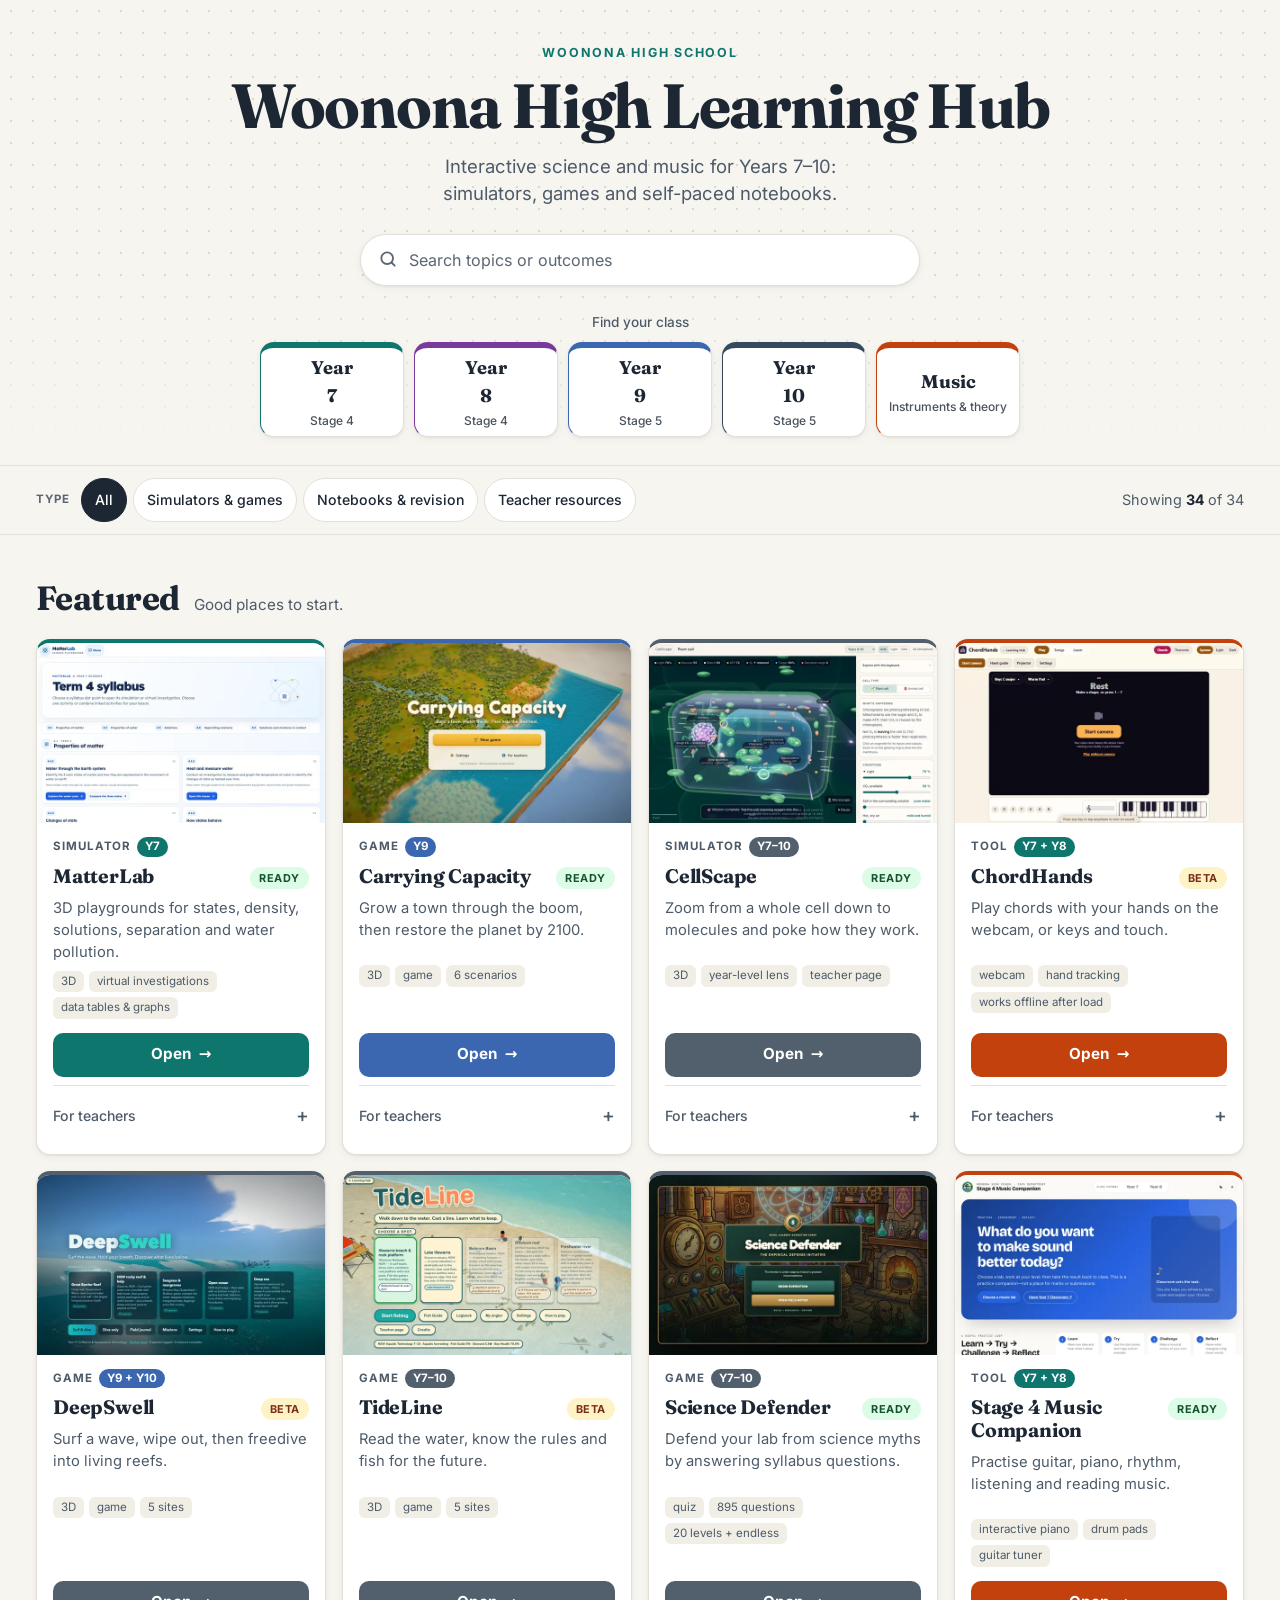
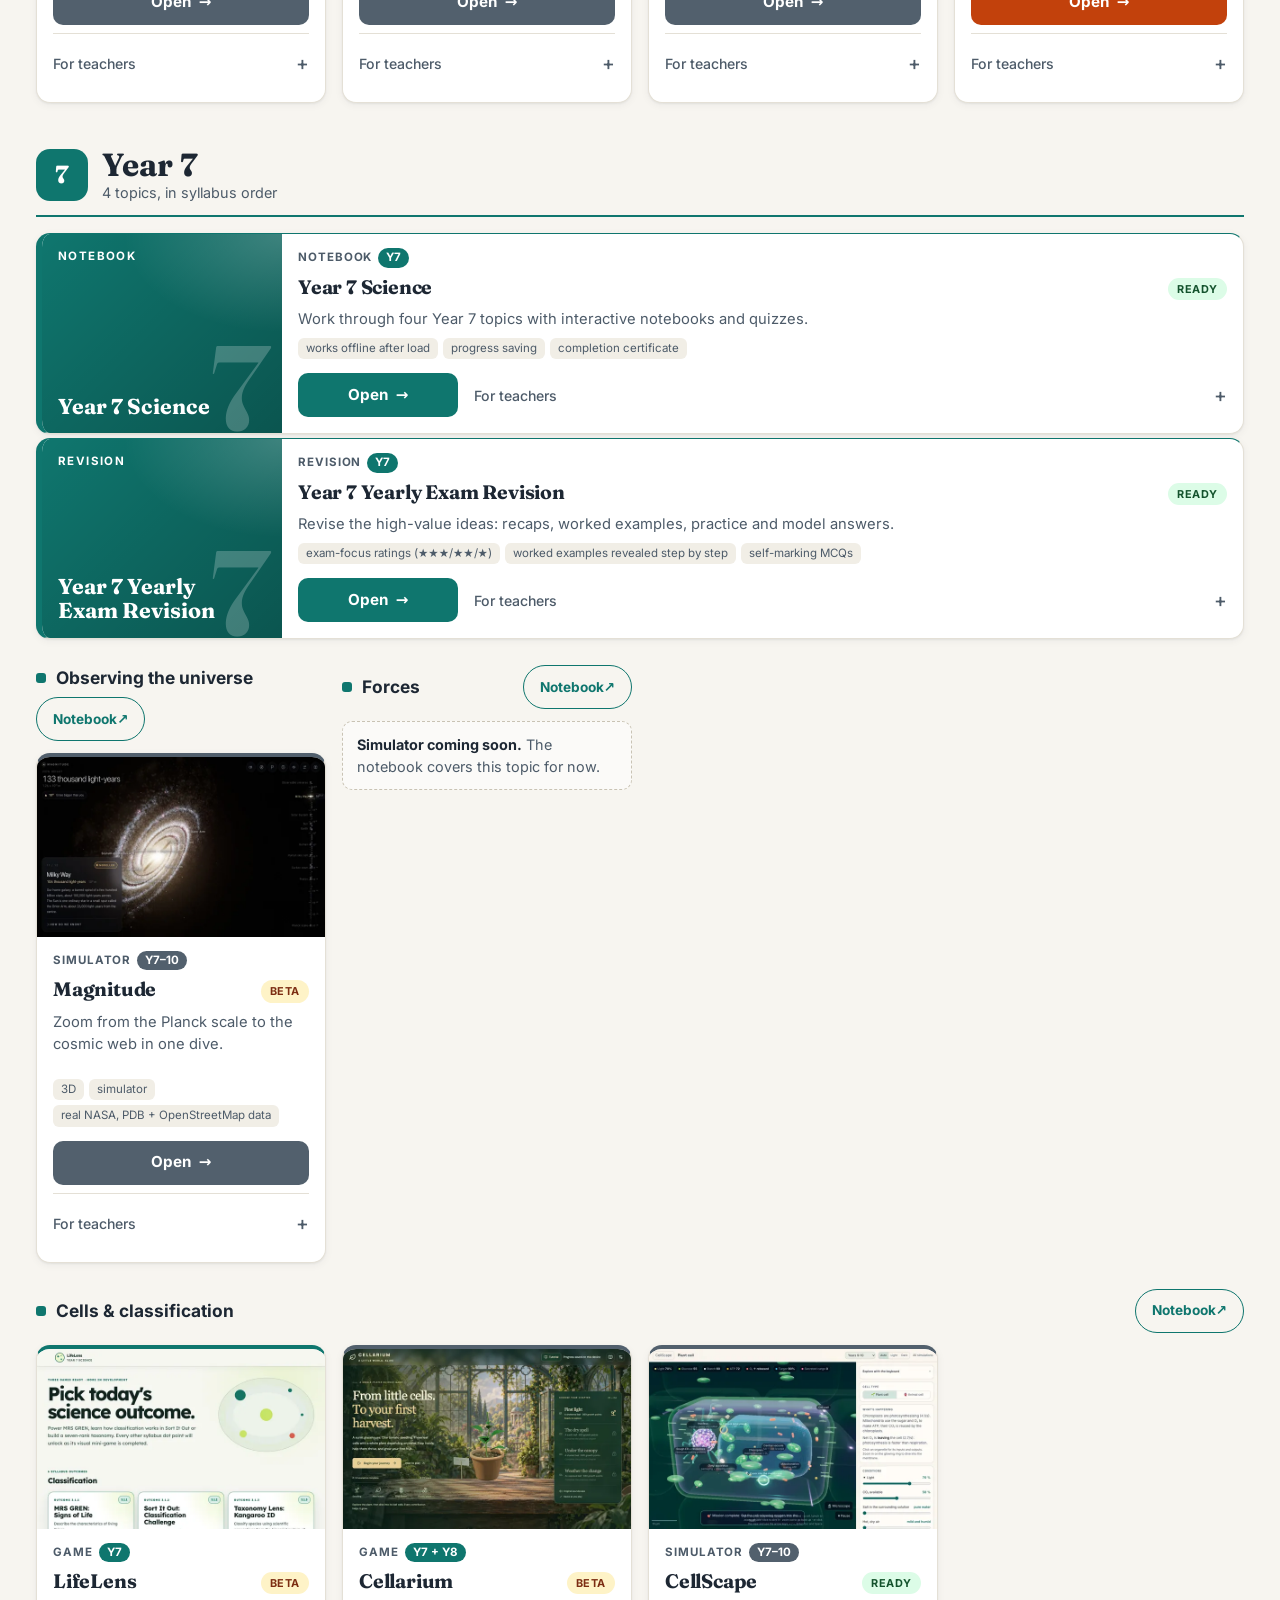
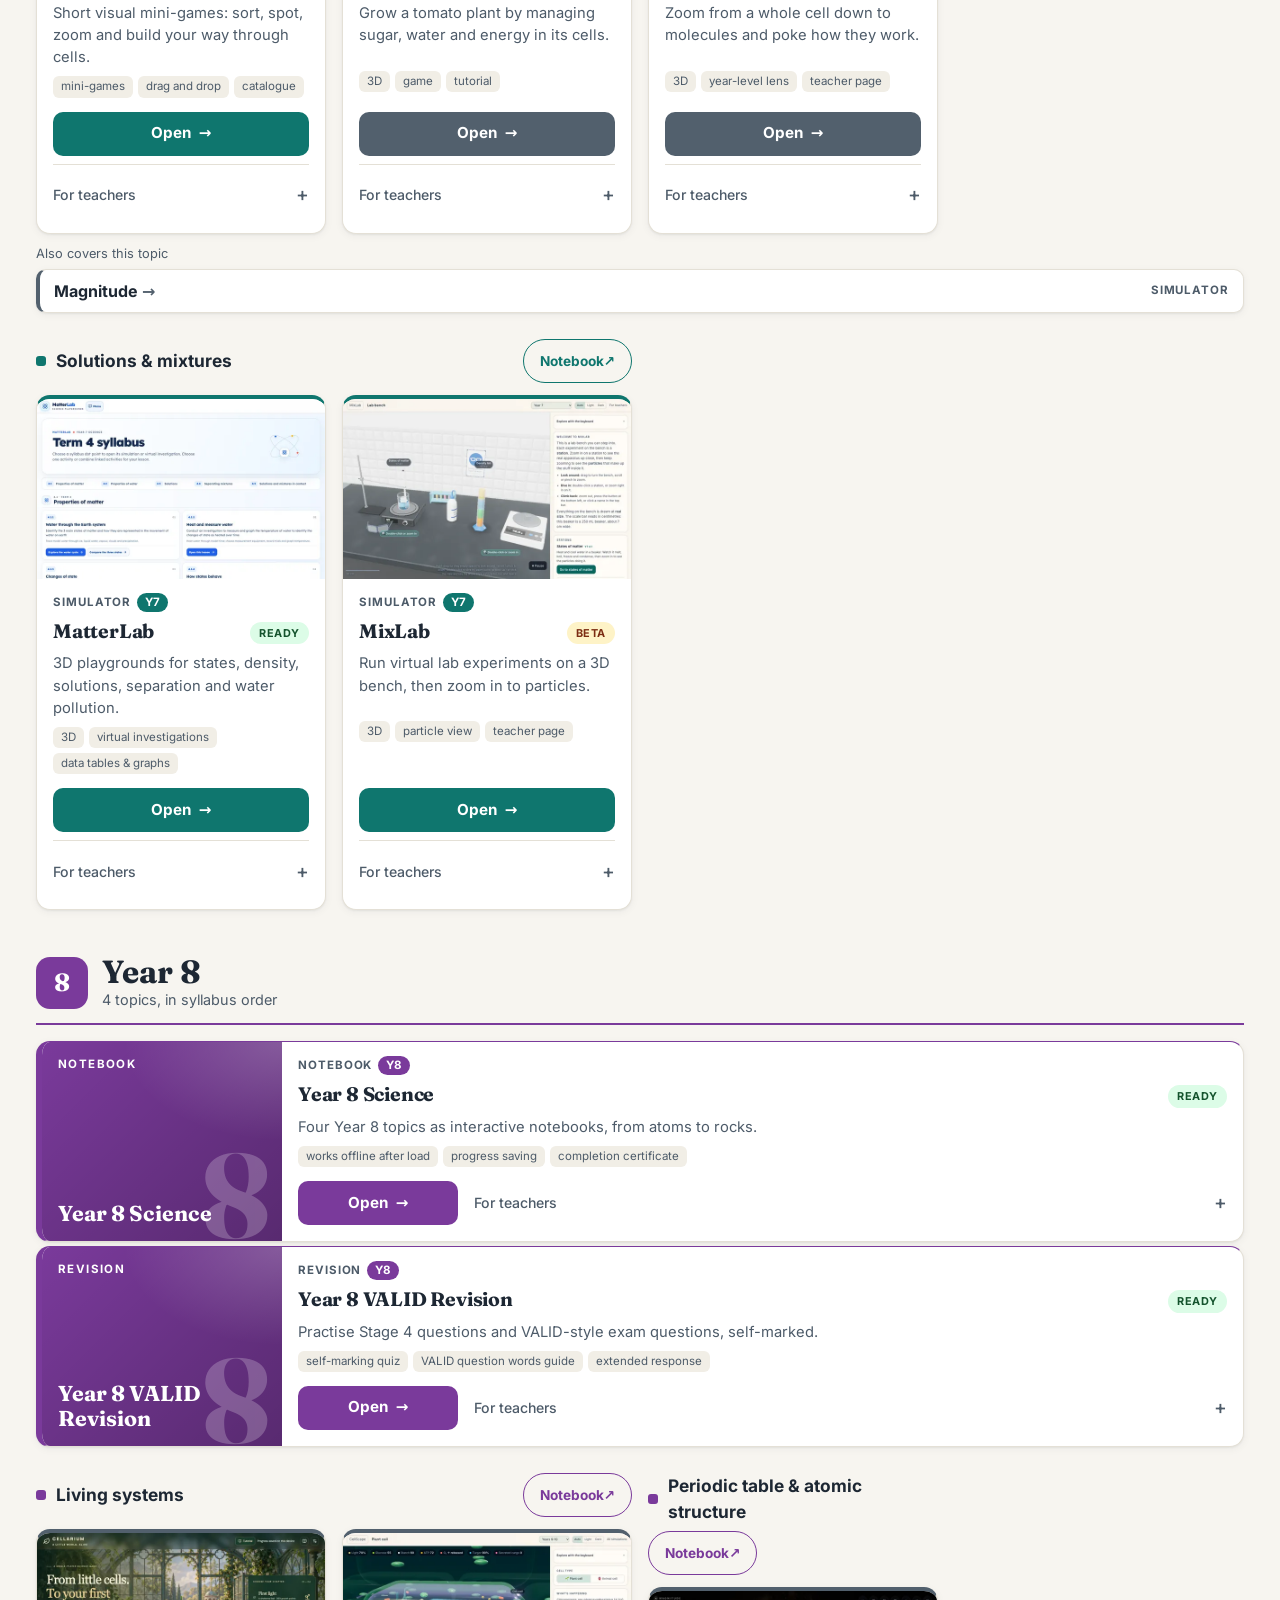
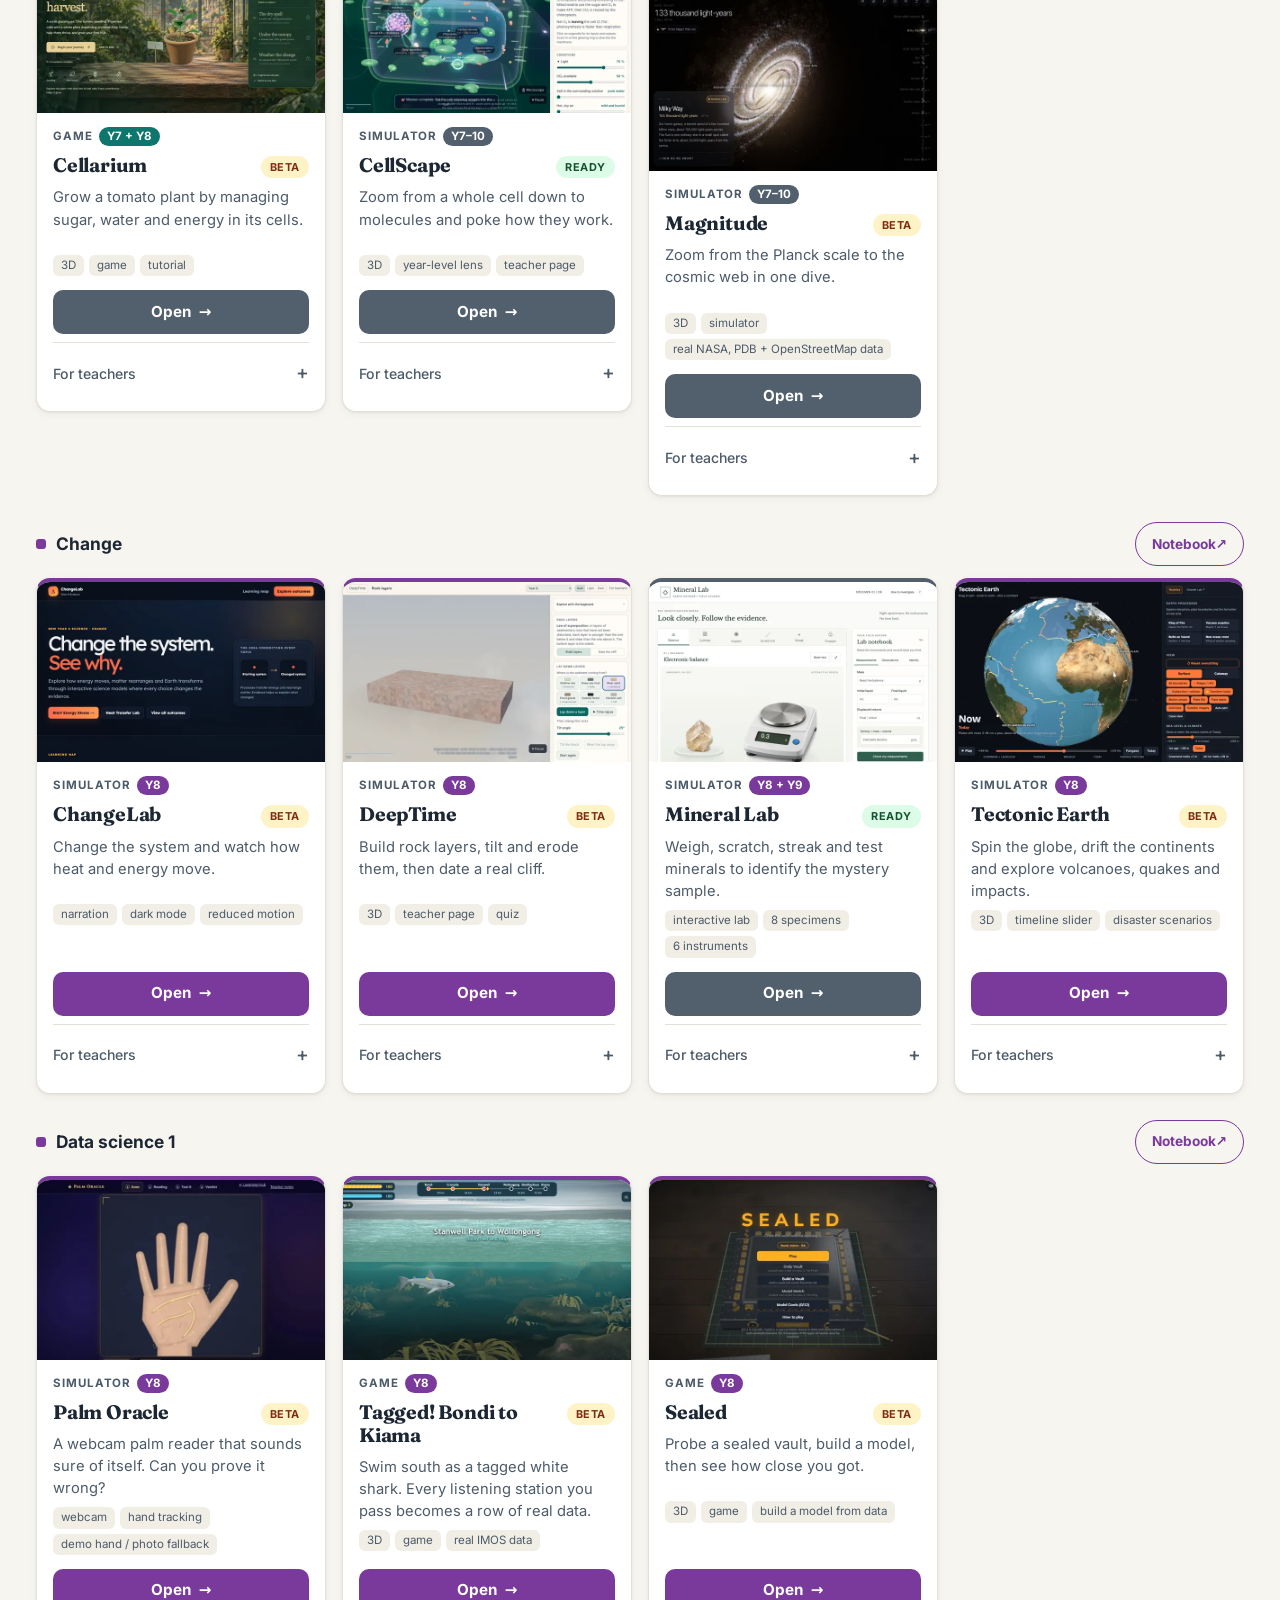
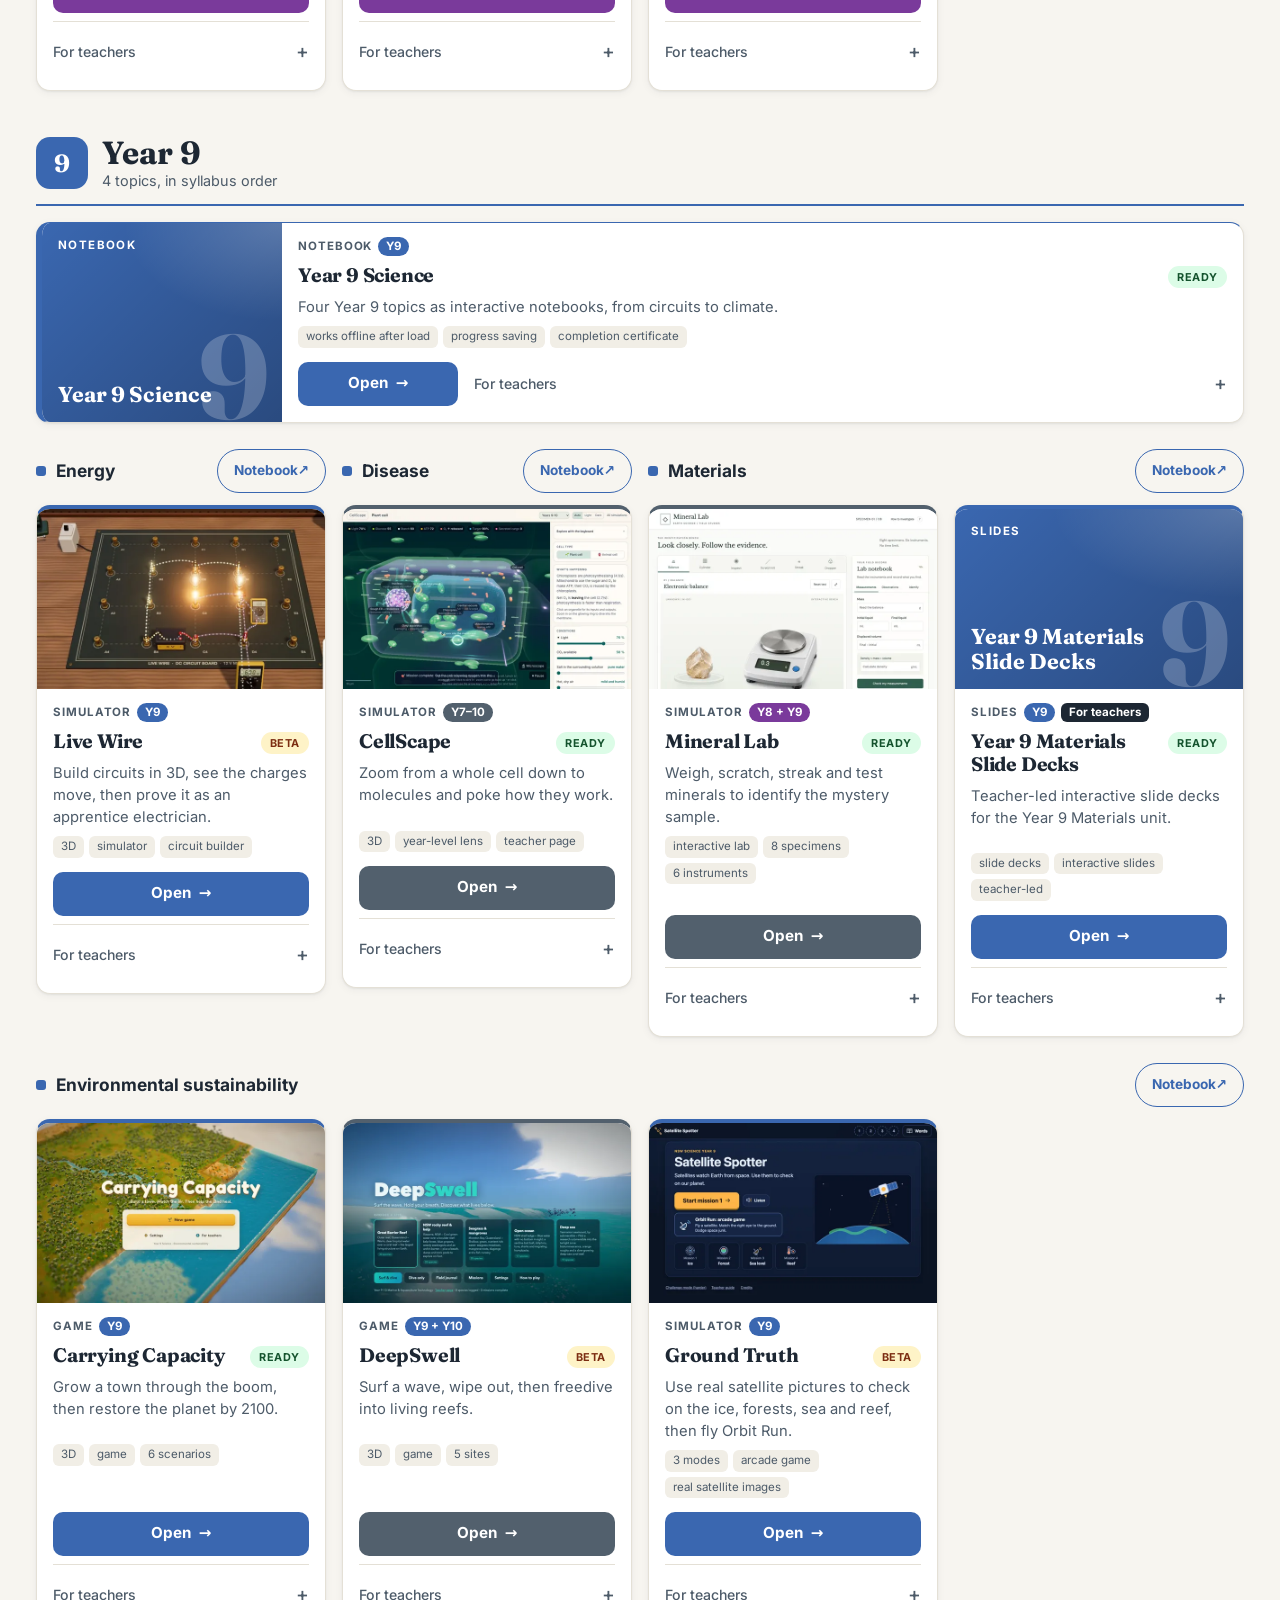
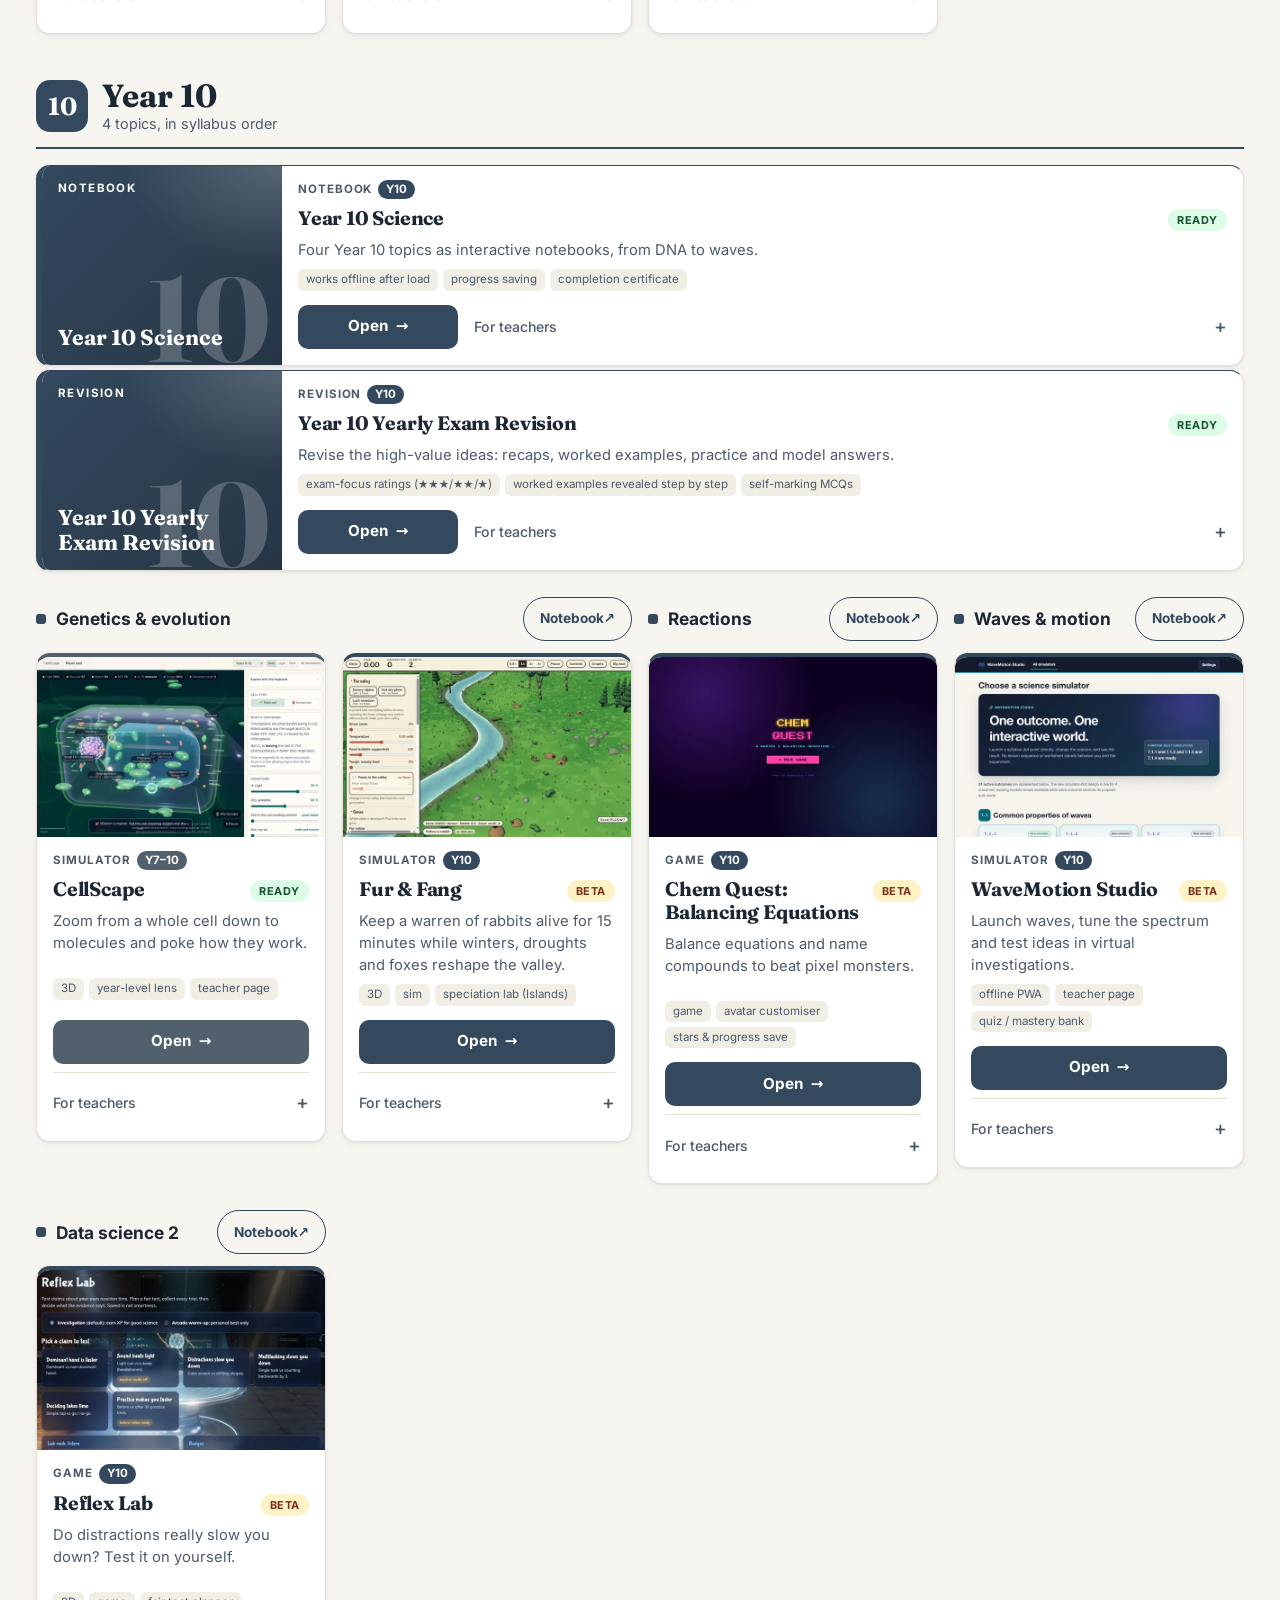
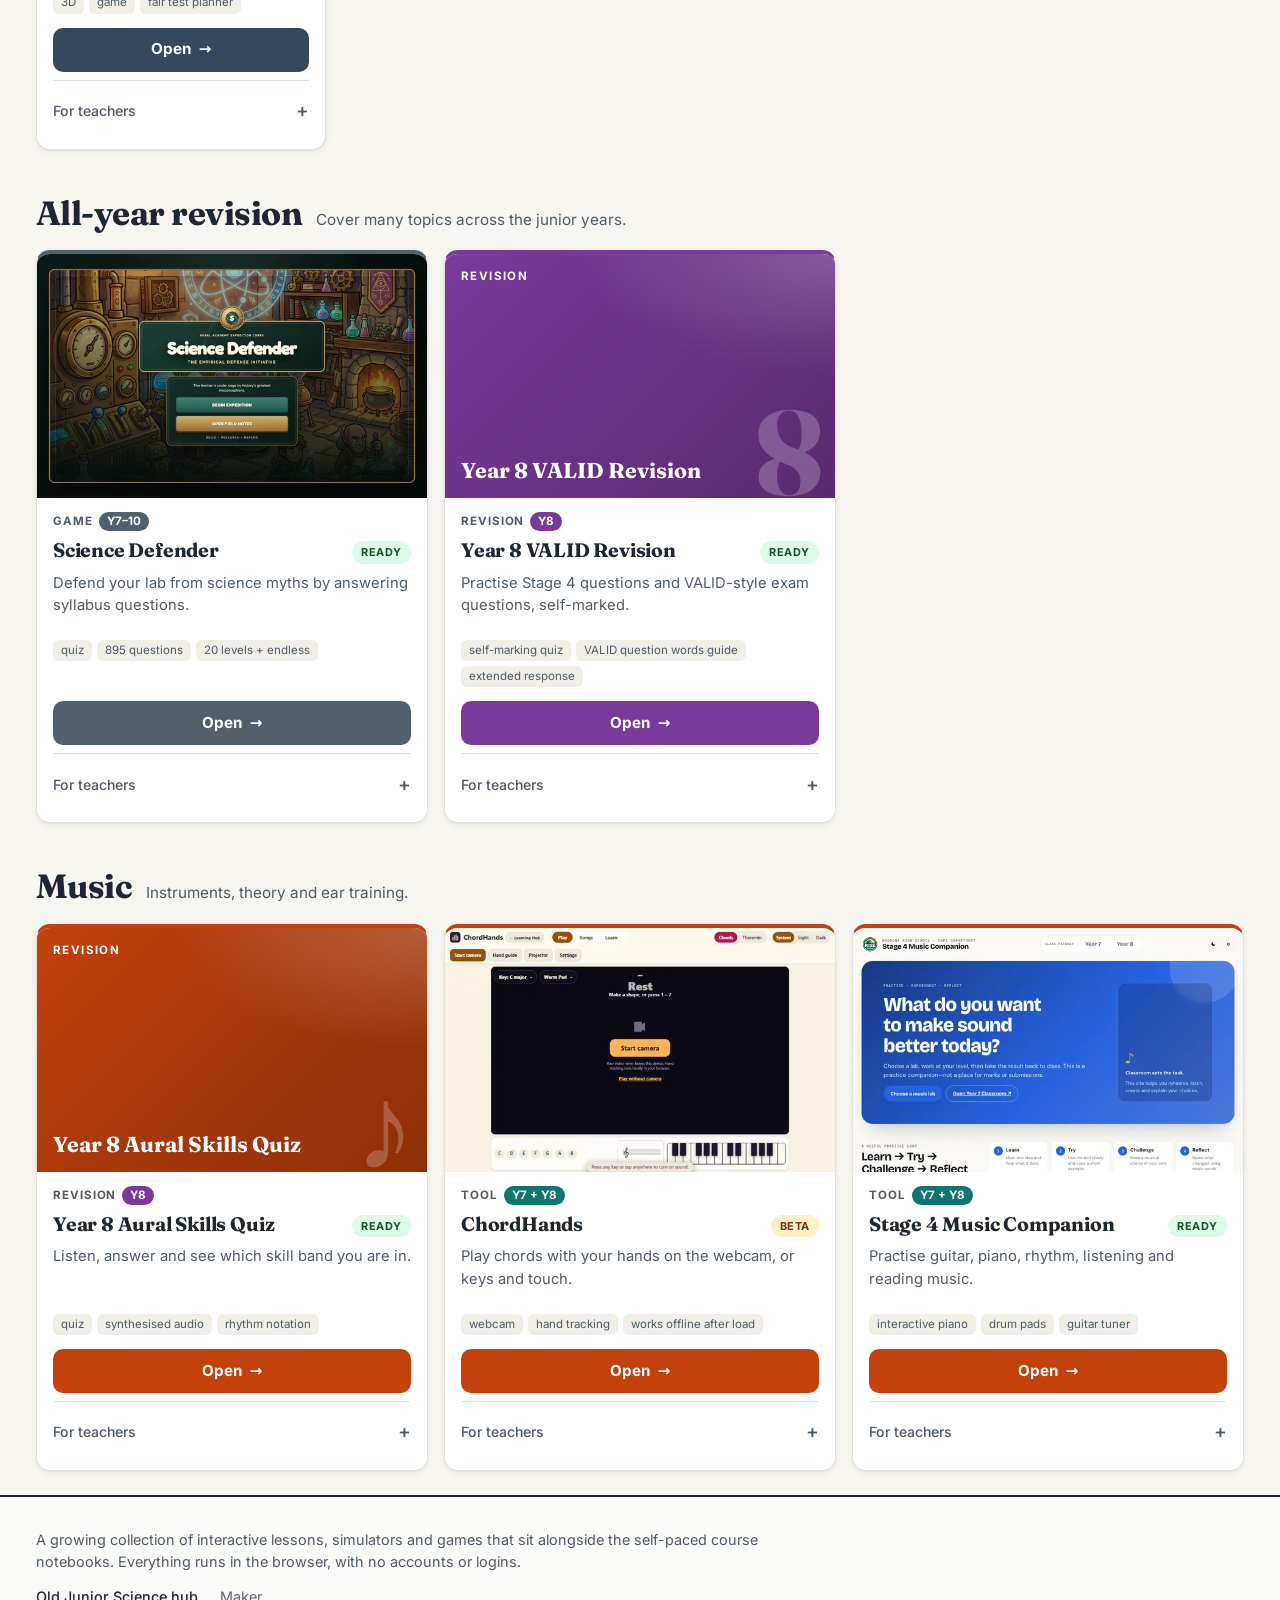
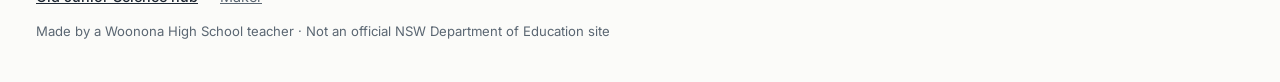
<file: index.html>
<!DOCTYPE html>
<html lang="en-AU">
<head>
<meta charset="UTF-8">
<meta name="viewport" content="width=device-width, initial-scale=1">
<title>Woonona High Learning Hub</title>
<meta name="description" content="Interactive science and music for Years 7–10: simulators, games and self-paced notebooks.">
<meta property="og:title" content="Woonona High Learning Hub">
<meta property="og:description" content="Interactive science and music for Years 7–10: simulators, games and self-paced notebooks.">
<meta property="og:image" content="https://irvincisneros-png.github.io/shots/cellscape.webp">
<meta name="color-scheme" content="light">
<link rel="preload" href="fonts/fraunces-700-latin.woff2" as="font" type="font/woff2" crossorigin>
<link rel="icon" type="image/svg+xml" href="assets/favicon.svg">
<link rel="stylesheet" href="assets/home.css">
</head>
<body>
<a class="skip" href="#results">Skip to the sites</a>

<header class="hero">
  <div class="wrap">
    <p class="eyebrow">Woonona High School</p>
    <h1>Woonona High Learning Hub</h1>
    <p class="sub">Interactive science and music for <span style="white-space:nowrap">Years 7–10</span>: simulators, games and self-paced notebooks.</p>

    <form class="search" role="search" onsubmit="return false">
      <label class="sr-only" for="q">Search sites by title, topic or outcome</label>
      <svg class="mag" viewBox="0 0 24 24" fill="none" stroke="currentColor" stroke-width="2.2" stroke-linecap="round" aria-hidden="true"><circle cx="11" cy="11" r="7"/><path d="M20 20l-3.5-3.5"/></svg>
      <input id="q" type="search" placeholder="Search topics or outcomes" autocomplete="off" enterkeyhint="search">
      <button class="clear" id="qclear" type="button" aria-label="Clear search" hidden>&times;</button>
    </form>

    <div class="classes">
      <p class="label" id="classlabel">Find your class</p>
      <div class="class-row" role="group" aria-labelledby="classlabel">
        <button class="class-btn" type="button" data-class="7" style="--accent:var(--y7)" aria-pressed="false"><span class="yw">Year </span>7<small>Stage 4</small></button>
        <button class="class-btn" type="button" data-class="8" style="--accent:var(--y8)" aria-pressed="false"><span class="yw">Year </span>8<small>Stage 4</small></button>
        <button class="class-btn" type="button" data-class="9" style="--accent:var(--y9)" aria-pressed="false"><span class="yw">Year </span>9<small>Stage 5</small></button>
        <button class="class-btn" type="button" data-class="10" style="--accent:var(--y10)" aria-pressed="false"><span class="yw">Year </span>10<small>Stage 5</small></button>
        <button class="class-btn" type="button" data-class="music" style="--accent:var(--music)" aria-pressed="false">Music<small>Instruments &amp; theory</small></button>
      </div>
    </div>
  </div>
</header>

<div class="wrap"><div class="welcome" id="welcome" hidden>
  <span>Welcome back &mdash; <button class="go" id="welcome-go" type="button">jump to Year</button></span>
  <button class="x" id="welcome-x" type="button" aria-label="Dismiss">&times;</button>
</div></div>

<div class="filters" id="filters">
  <div class="wrap filter-inner">
    <div class="fgroup" role="group" aria-label="Type" data-group="type"><span class="flabel">Type</span></div>
    <p class="count" id="count" aria-live="polite"></p>
    <button class="reset" id="reset" type="button" hidden>Clear filters</button>
  </div>
</div>

<main class="wrap" id="results" tabindex="-1">
  <noscript><p class="empty" style="display:block">This page needs JavaScript to list the sites. The <a href="junior-science/index.html">Junior Science hub</a> works without it.</p></noscript>
  <section class="section" id="featured" aria-labelledby="h-featured"></section>
  <div id="years"></div>
  <section class="section" id="allyear" aria-labelledby="h-allyear"></section>
  <section class="section" id="music" aria-labelledby="h-music"></section>
  <div class="empty" id="empty" hidden>
    <h2>Nothing matches that</h2>
    <p>Try a different word, or clear the filters to see everything.</p>
    <button class="btn" id="empty-reset" type="button">Show everything</button>
  </div>
</main>

<footer class="foot">
  <div class="wrap foot-inner">
    <p>A growing collection of interactive lessons, simulators and games that sit alongside the self-paced course notebooks. Everything runs in the browser, with no accounts or logins.</p>
    <nav aria-label="Footer">
      <a href="junior-science/index.html">Old Junior Science hub</a>
      <a class="maker-link" href="maker.html">Maker</a>
    </nav>
    <p class="disc">Made by a Woonona High School teacher &middot; Not an official NSW Department of Education site</p>
  </div>
</footer>

<script src="data/sites.js"></script>
<script src="assets/home.js"></script>
</body>
</html>
</file>
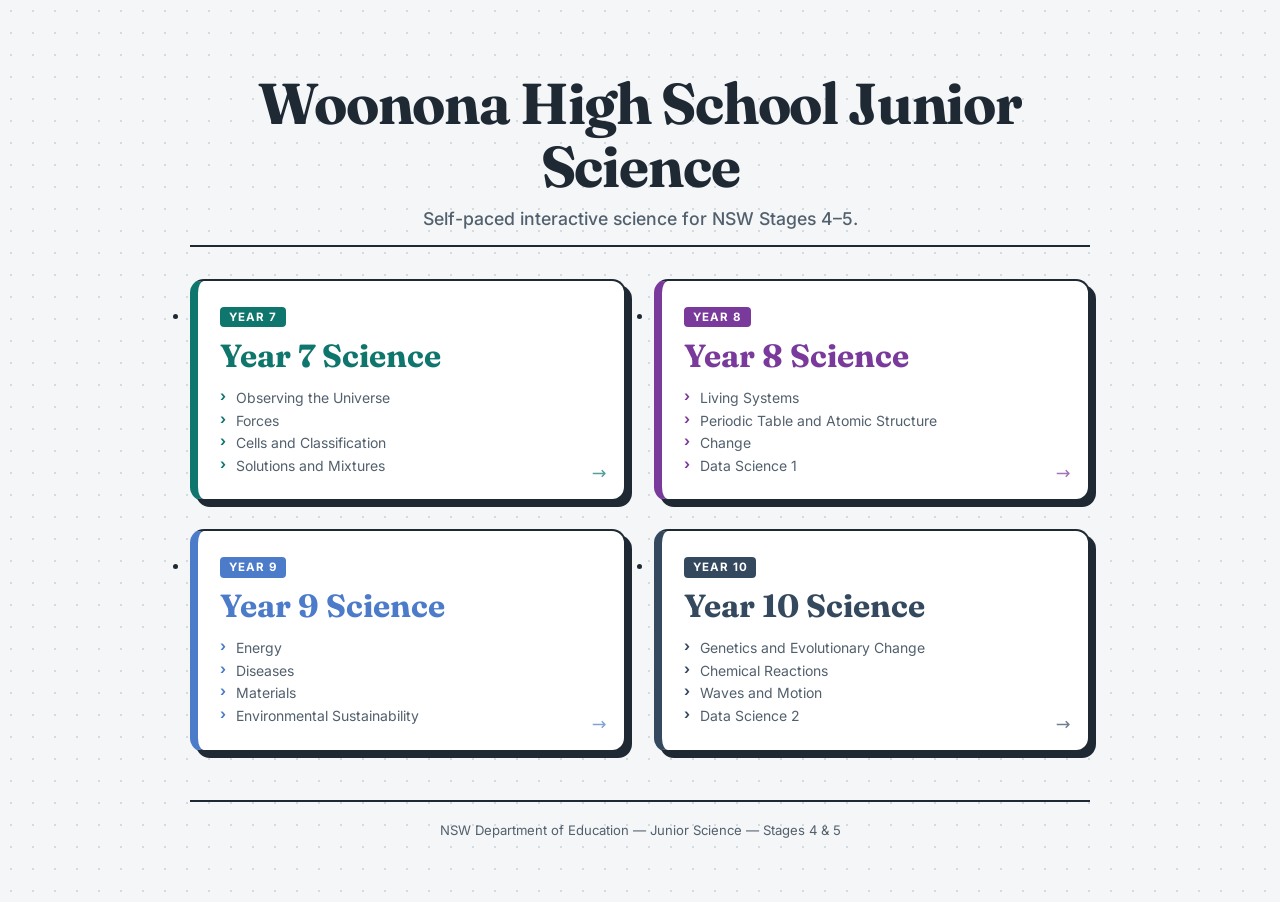
<file: junior-science/index.html>
<!DOCTYPE html>
<html lang="en">
<head>
  <meta charset="UTF-8" />
  <meta name="viewport" content="width=device-width, initial-scale=1.0" />
  <title>Woonona High School Junior Science</title>
  <style>
    /* ── Self-hosted fonts ─────────────────────────────────────────── */
    @font-face {
      font-family: 'Fraunces';
      font-style: normal;
      font-weight: 700;
      font-display: swap;
      src: url('../fonts/fraunces-700-latin.woff2') format('woff2');
      unicode-range: U+0000-00FF, U+0131, U+0152-0153, U+02BB-02BC,
                     U+02C6, U+02DA, U+02DC, U+0304, U+0308, U+0329,
                     U+2000-206F, U+20AC, U+2122, U+2191, U+2193,
                     U+2212, U+2215, U+FEFF, U+FFFD;
    }

    @font-face {
      font-family: 'Inter';
      font-style: normal;
      font-weight: 400;
      font-display: swap;
      src: url('../fonts/inter-400-latin.woff2') format('woff2');
      unicode-range: U+0000-00FF, U+0131, U+0152-0153, U+02BB-02BC,
                     U+02C6, U+02DA, U+02DC, U+0304, U+0308, U+0329,
                     U+2000-206F, U+20AC, U+2122, U+2191, U+2193,
                     U+2212, U+2215, U+FEFF, U+FFFD;
    }

    @font-face {
      font-family: 'Inter';
      font-style: normal;
      font-weight: 500;
      font-display: swap;
      src: url('../fonts/inter-500-latin.woff2') format('woff2');
      unicode-range: U+0000-00FF, U+0131, U+0152-0153, U+02BB-02BC,
                     U+02C6, U+02DA, U+02DC, U+0304, U+0308, U+0329,
                     U+2000-206F, U+20AC, U+2122, U+2191, U+2193,
                     U+2212, U+2215, U+FEFF, U+FFFD;
    }

    @font-face {
      font-family: 'Inter';
      font-style: normal;
      font-weight: 700;
      font-display: swap;
      src: url('../fonts/inter-700-latin.woff2') format('woff2');
      unicode-range: U+0000-00FF, U+0131, U+0152-0153, U+02BB-02BC,
                     U+02C6, U+02DA, U+02DC, U+0304, U+0308, U+0329,
                     U+2000-206F, U+20AC, U+2122, U+2191, U+2193,
                     U+2212, U+2215, U+FEFF, U+FFFD;
    }

    /* ── Reset & base ──────────────────────────────────────────────── */
    *, *::before, *::after {
      box-sizing: border-box;
      margin: 0;
      padding: 0;
    }

    :root {
      --paper:   #f4f6f8;
      --ink:     #1f2933;
      --ink-mid: #52606d;
      --radius:  14px;
      --shadow:  6px 6px 0 #1f2933;

      /* Year accent colours */
      --y7:  #0f766e;
      --y8:  #7a3a9b;
      --y9:  #4b7bc9;
      --y10: #34495e;
    }

    html {
      font-size: 16px;
      scroll-behavior: smooth;
    }

    body {
      font-family: 'Inter', system-ui, -apple-system, 'Segoe UI', sans-serif;
      font-weight: 400;
      background-color: var(--paper);
      color: var(--ink);
      min-height: 100vh;
      padding: 2rem 1rem 4rem;
      /* Subtle dot-grid texture evoking grid paper */
      background-image: radial-gradient(circle, #d3dae0 1px, transparent 1px);
      background-size: 22px 22px;
    }

    /* ── Layout ────────────────────────────────────────────────────── */
    .site-wrapper {
      max-width: 900px;
      margin: 0 auto;
    }

    /* ── Header ────────────────────────────────────────────────────── */
    .site-header {
      text-align: center;
      padding: 2.5rem 1rem 1rem;
      margin-bottom: 2rem;
      border-bottom: 2px solid var(--ink);
    }

    .site-header h1 {
      font-family: 'Fraunces', Georgia, 'Times New Roman', serif;
      font-weight: 700;
      font-size: clamp(2.4rem, 6vw, 3.6rem);
      line-height: 1.1;
      letter-spacing: -0.02em;
      color: var(--ink);
    }

    .site-header .subtitle {
      margin-top: 0.6rem;
      font-size: clamp(0.95rem, 2.5vw, 1.1rem);
      font-weight: 500;
      color: var(--ink-mid);
    }

    /* ── Jump-back banner ──────────────────────────────────────────── */
    #jump-back {
      display: none; /* shown by JS */
      margin-bottom: 1.75rem;
      padding: 0.7rem 1.2rem;
      background: var(--ink);
      color: var(--paper);
      border-radius: var(--radius);
      font-size: 0.9rem;
      font-weight: 500;
      text-align: center;
    }

    #jump-back a {
      color: #ffd166;
      text-decoration: none;
      font-weight: 700;
    }

    #jump-back a:hover,
    #jump-back a:focus {
      text-decoration: underline;
    }

    #jump-back a:focus-visible {
      outline: 3px solid #ffd166;
      outline-offset: 2px;
      border-radius: 3px;
    }

    /* ── Year card grid ────────────────────────────────────────────── */
    .year-grid {
      display: grid;
      grid-template-columns: 1fr;
      gap: 1.5rem;
    }

    @media (min-width: 540px) {
      .year-grid {
        grid-template-columns: repeat(2, 1fr);
      }
    }

    @media (min-width: 820px) {
      .year-grid {
        grid-template-columns: repeat(2, 1fr);
        gap: 1.75rem;
      }
    }

    /* ── Individual card ───────────────────────────────────────────── */
    .year-card {
      display: block; /* <a> as block */
      text-decoration: none;
      color: var(--ink);
      background: #ffffff;
      border: 2px solid var(--ink);
      border-left: 8px solid var(--accent);
      border-radius: var(--radius);
      box-shadow: var(--shadow);
      padding: 1.5rem 1.4rem 1.6rem;
      transition: transform 0.12s ease, box-shadow 0.12s ease;
      position: relative;
      /* Ensure accent var flows from inline style */
      --accent: currentColor;
    }

    .year-card:hover,
    .year-card:focus-visible {
      transform: translate(-3px, -3px);
      box-shadow: 9px 9px 0 var(--ink);
      outline: none;
    }

    .year-card:focus-visible {
      outline: 3px solid var(--accent);
      outline-offset: 3px;
    }

    .year-card:active {
      transform: translate(2px, 2px);
      box-shadow: 4px 4px 0 var(--ink);
    }

    /* Badge (Y7, Y8 …) */
    .card-badge {
      display: inline-block;
      background: var(--accent);
      color: #fff;
      font-family: 'Inter', sans-serif;
      font-weight: 700;
      font-size: 0.72rem;
      letter-spacing: 0.08em;
      text-transform: uppercase;
      padding: 0.2rem 0.55rem;
      border-radius: 4px;
      margin-bottom: 0.65rem;
    }

    /* Year heading */
    .card-heading {
      font-family: 'Fraunces', Georgia, 'Times New Roman', serif;
      font-weight: 700;
      font-size: clamp(1.55rem, 4vw, 2rem);
      color: var(--accent);
      line-height: 1.15;
      margin-bottom: 0.9rem;
    }

    /* Topic list */
    .card-topics {
      list-style: none;
      display: flex;
      flex-direction: column;
      gap: 0.35rem;
    }

    .card-topics li {
      font-size: 0.875rem;
      font-weight: 400;
      color: var(--ink-mid);
      padding-left: 1rem;
      position: relative;
    }

    .card-topics li::before {
      content: '›';
      position: absolute;
      left: 0;
      color: var(--accent);
      font-weight: 700;
      line-height: 1;
    }

    /* Arrow nudge in bottom-right */
    .card-arrow {
      position: absolute;
      bottom: 1rem;
      right: 1.1rem;
      font-size: 1.1rem;
      color: var(--accent);
      opacity: 0.7;
      transition: opacity 0.12s, transform 0.12s;
    }

    .year-card:hover .card-arrow,
    .year-card:focus-visible .card-arrow {
      opacity: 1;
      transform: translateX(3px);
    }

    /* ── Footer ────────────────────────────────────────────────────── */
    .site-footer {
      margin-top: 3rem;
      padding-top: 1.25rem;
      border-top: 2px solid var(--ink);
      text-align: center;
      font-size: 0.82rem;
      color: var(--ink-mid);
    }
  </style>
</head>
<body>
  <div class="site-wrapper">

    <header class="site-header">
      <h1>Woonona High School Junior Science</h1>
      <p class="subtitle">Self-paced interactive science for NSW Stages&nbsp;4–5.</p>
    </header>

    <!-- Jump-back banner — shown by JS if localStorage has a saved year -->
    <div id="jump-back" role="note" aria-live="polite"></div>

    <main>
      <nav aria-label="Year groups">
        <ul class="year-grid" role="list">

          <!-- Year 7 -->
          <li>
            <a class="year-card"
               href="https://irvincisneros-png.github.io/Year-7/"
               style="--accent: #0f766e;"
               data-year="7"
               aria-label="Year 7 Science — Observing the Universe, Forces, Cells and Classification, Solutions and Mixtures">
              <span class="card-badge">Year 7</span>
              <div class="card-heading">Year 7 Science</div>
              <ul class="card-topics" aria-hidden="true">
                <li>Observing the Universe</li>
                <li>Forces</li>
                <li>Cells and Classification</li>
                <li>Solutions and Mixtures</li>
              </ul>
              <span class="card-arrow" aria-hidden="true">→</span>
            </a>
          </li>

          <!-- Year 8 -->
          <li>
            <a class="year-card"
               href="https://irvincisneros-png.github.io/Year-8-Science/"
               style="--accent: #7a3a9b;"
               data-year="8"
               aria-label="Year 8 Science — Living Systems, Periodic Table and Atomic Structure, Change, Data Science 1">
              <span class="card-badge">Year 8</span>
              <div class="card-heading">Year 8 Science</div>
              <ul class="card-topics" aria-hidden="true">
                <li>Living Systems</li>
                <li>Periodic Table and Atomic Structure</li>
                <li>Change</li>
                <li>Data Science 1</li>
              </ul>
              <span class="card-arrow" aria-hidden="true">→</span>
            </a>
          </li>

          <!-- Year 9 -->
          <li>
            <a class="year-card"
               href="https://irvincisneros-png.github.io/Year-9/"
               style="--accent: #4b7bc9;"
               data-year="9"
               aria-label="Year 9 Science — Energy, Diseases, Materials, Environmental Sustainability">
              <span class="card-badge">Year 9</span>
              <div class="card-heading">Year 9 Science</div>
              <ul class="card-topics" aria-hidden="true">
                <li>Energy</li>
                <li>Diseases</li>
                <li>Materials</li>
                <li>Environmental Sustainability</li>
              </ul>
              <span class="card-arrow" aria-hidden="true">→</span>
            </a>
          </li>

          <!-- Year 10 -->
          <li>
            <a class="year-card"
               href="https://irvincisneros-png.github.io/Year-10-Science/"
               style="--accent: #34495e;"
               data-year="10"
               aria-label="Year 10 Science — Genetics and Evolutionary Change, Chemical Reactions, Waves and Motion, Data Science 2">
              <span class="card-badge">Year 10</span>
              <div class="card-heading">Year 10 Science</div>
              <ul class="card-topics" aria-hidden="true">
                <li>Genetics and Evolutionary Change</li>
                <li>Chemical Reactions</li>
                <li>Waves and Motion</li>
                <li>Data Science 2</li>
              </ul>
              <span class="card-arrow" aria-hidden="true">→</span>
            </a>
          </li>

        </ul>
      </nav>
    </main>

    <footer class="site-footer">
      <p>NSW Department of Education &mdash; Junior Science &mdash; Stages 4 &amp; 5</p>
    </footer>

  </div>

  <!-- Last-year memory (vanilla JS, no external deps) -->
  <script>
    (function () {
      var KEY = 'jsci.lastyear';
      var URLS = {
        '7':  'https://irvincisneros-png.github.io/Year-7/',
        '8':  'https://irvincisneros-png.github.io/Year-8-Science/',
        '9':  'https://irvincisneros-png.github.io/Year-9/',
        '10': 'https://irvincisneros-png.github.io/Year-10-Science/'
      };

      // On load: show jump-back banner if a year was saved
      try {
        var saved = localStorage.getItem(KEY);
        if (saved && URLS[saved]) {
          var banner = document.getElementById('jump-back');
          banner.innerHTML =
            'Welcome back! &nbsp;<a href="' + URLS[saved] + '">' +
            'Jump back into Year ' + saved + ' →</a>';
          banner.style.display = 'block';
        }
      } catch (e) { /* localStorage blocked — silent fallback */ }

      // On card click: save the year to localStorage
      var cards = document.querySelectorAll('.year-card[data-year]');
      for (var i = 0; i < cards.length; i++) {
        cards[i].addEventListener('click', function () {
          try {
            localStorage.setItem(KEY, this.getAttribute('data-year'));
          } catch (e) {}
        });
      }
    })();
  </script>
</body>
</html>
</file>
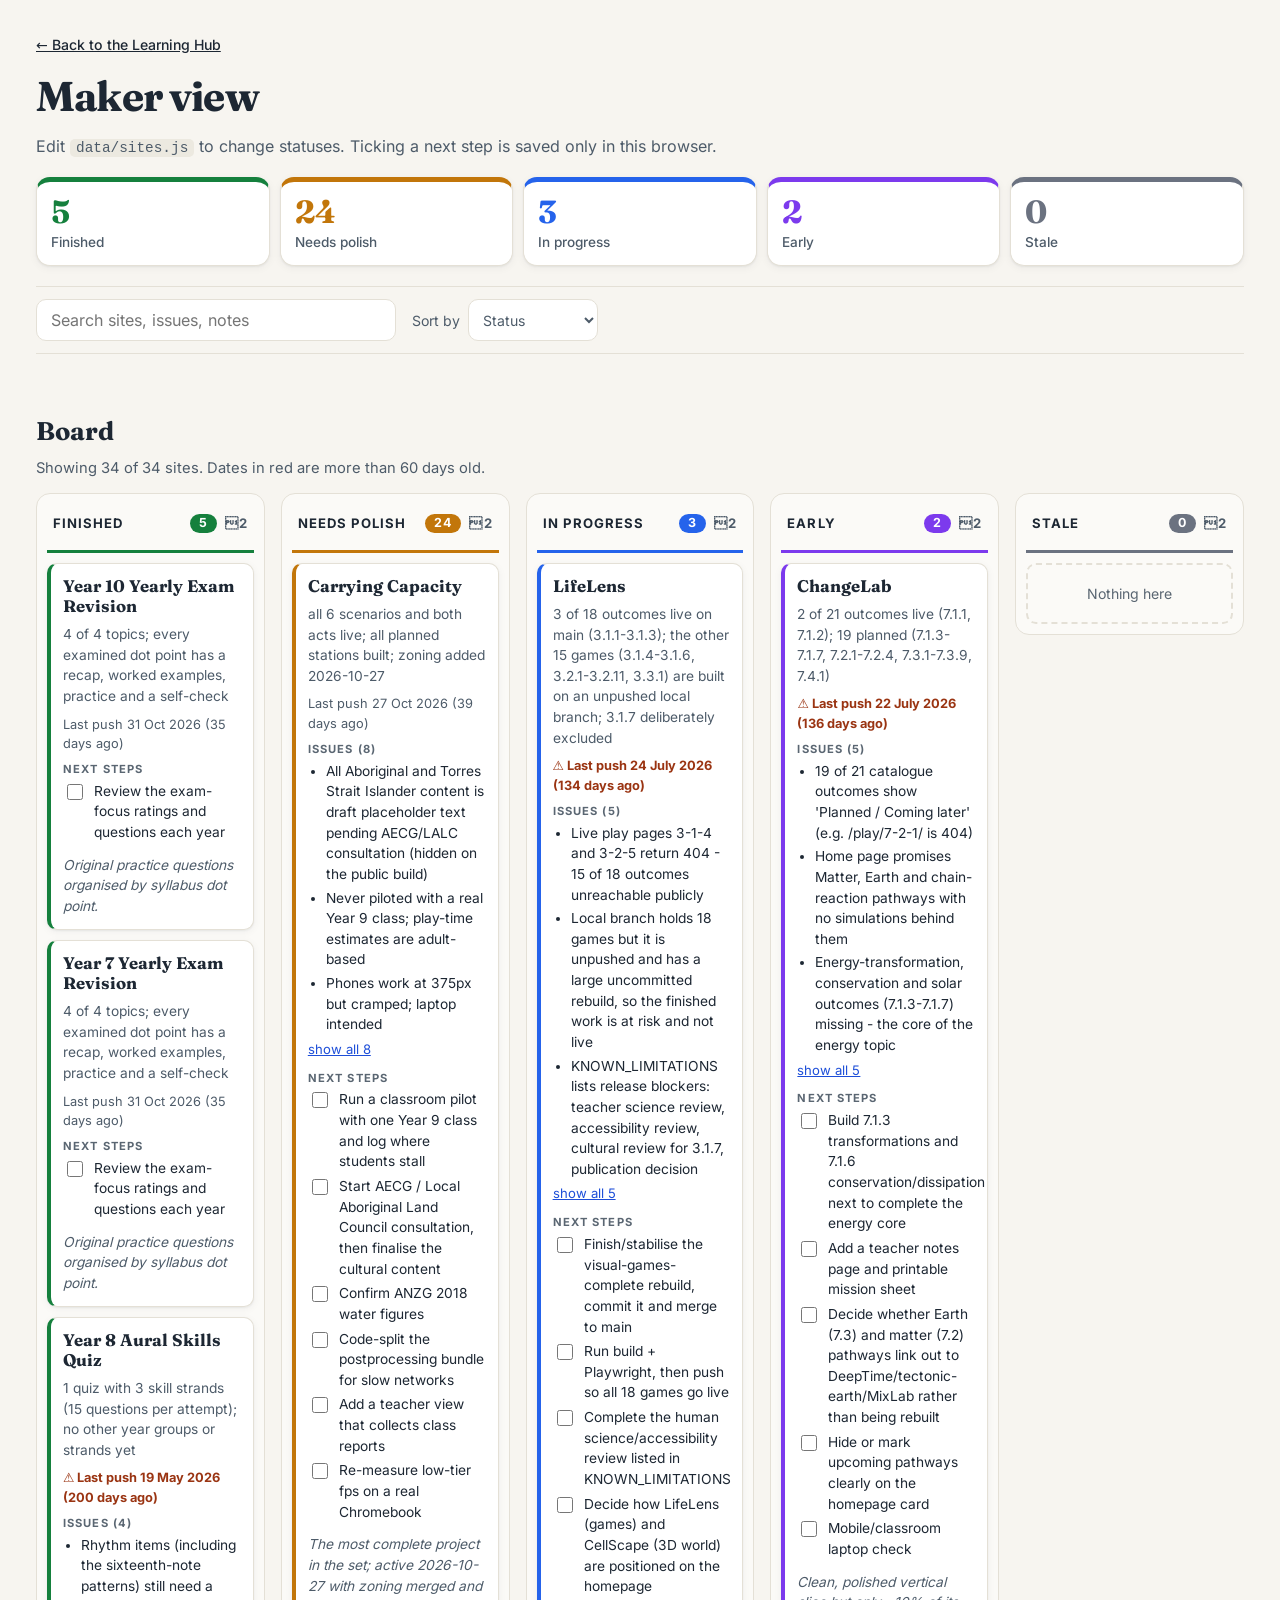
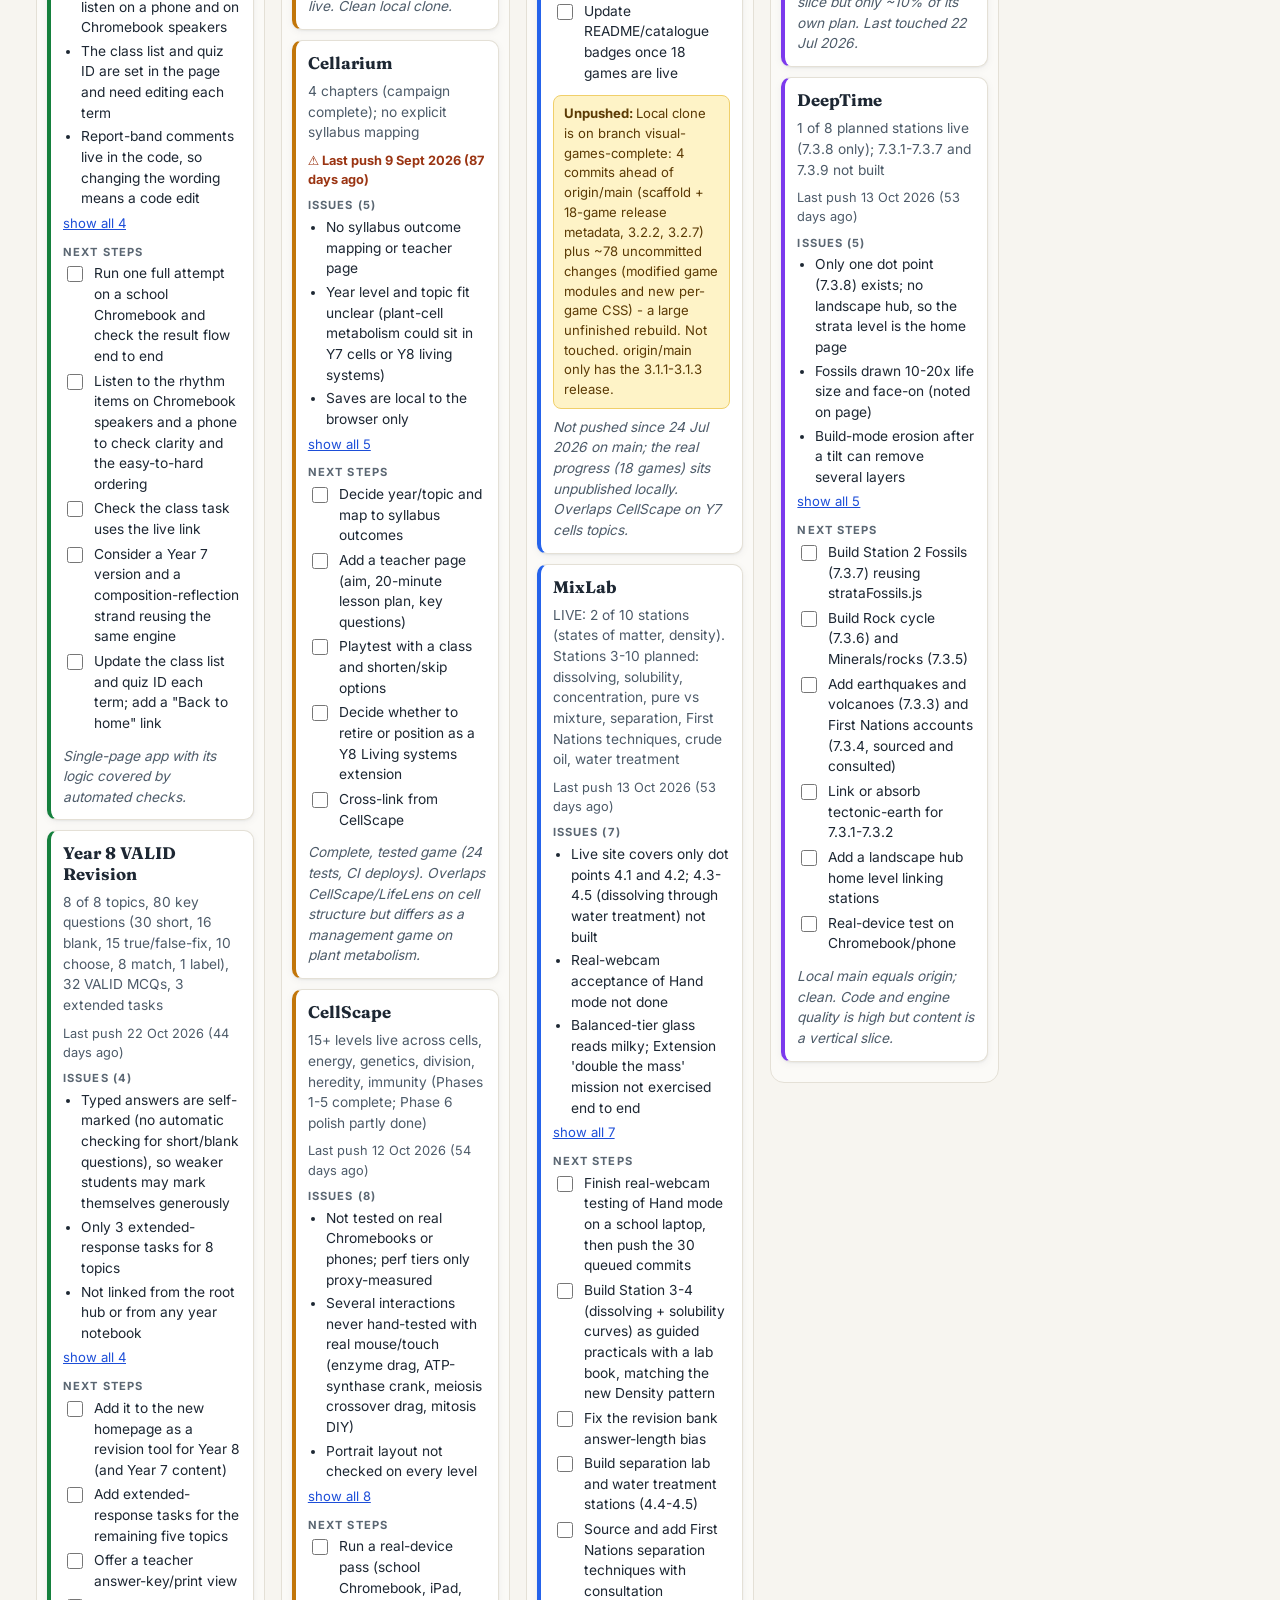
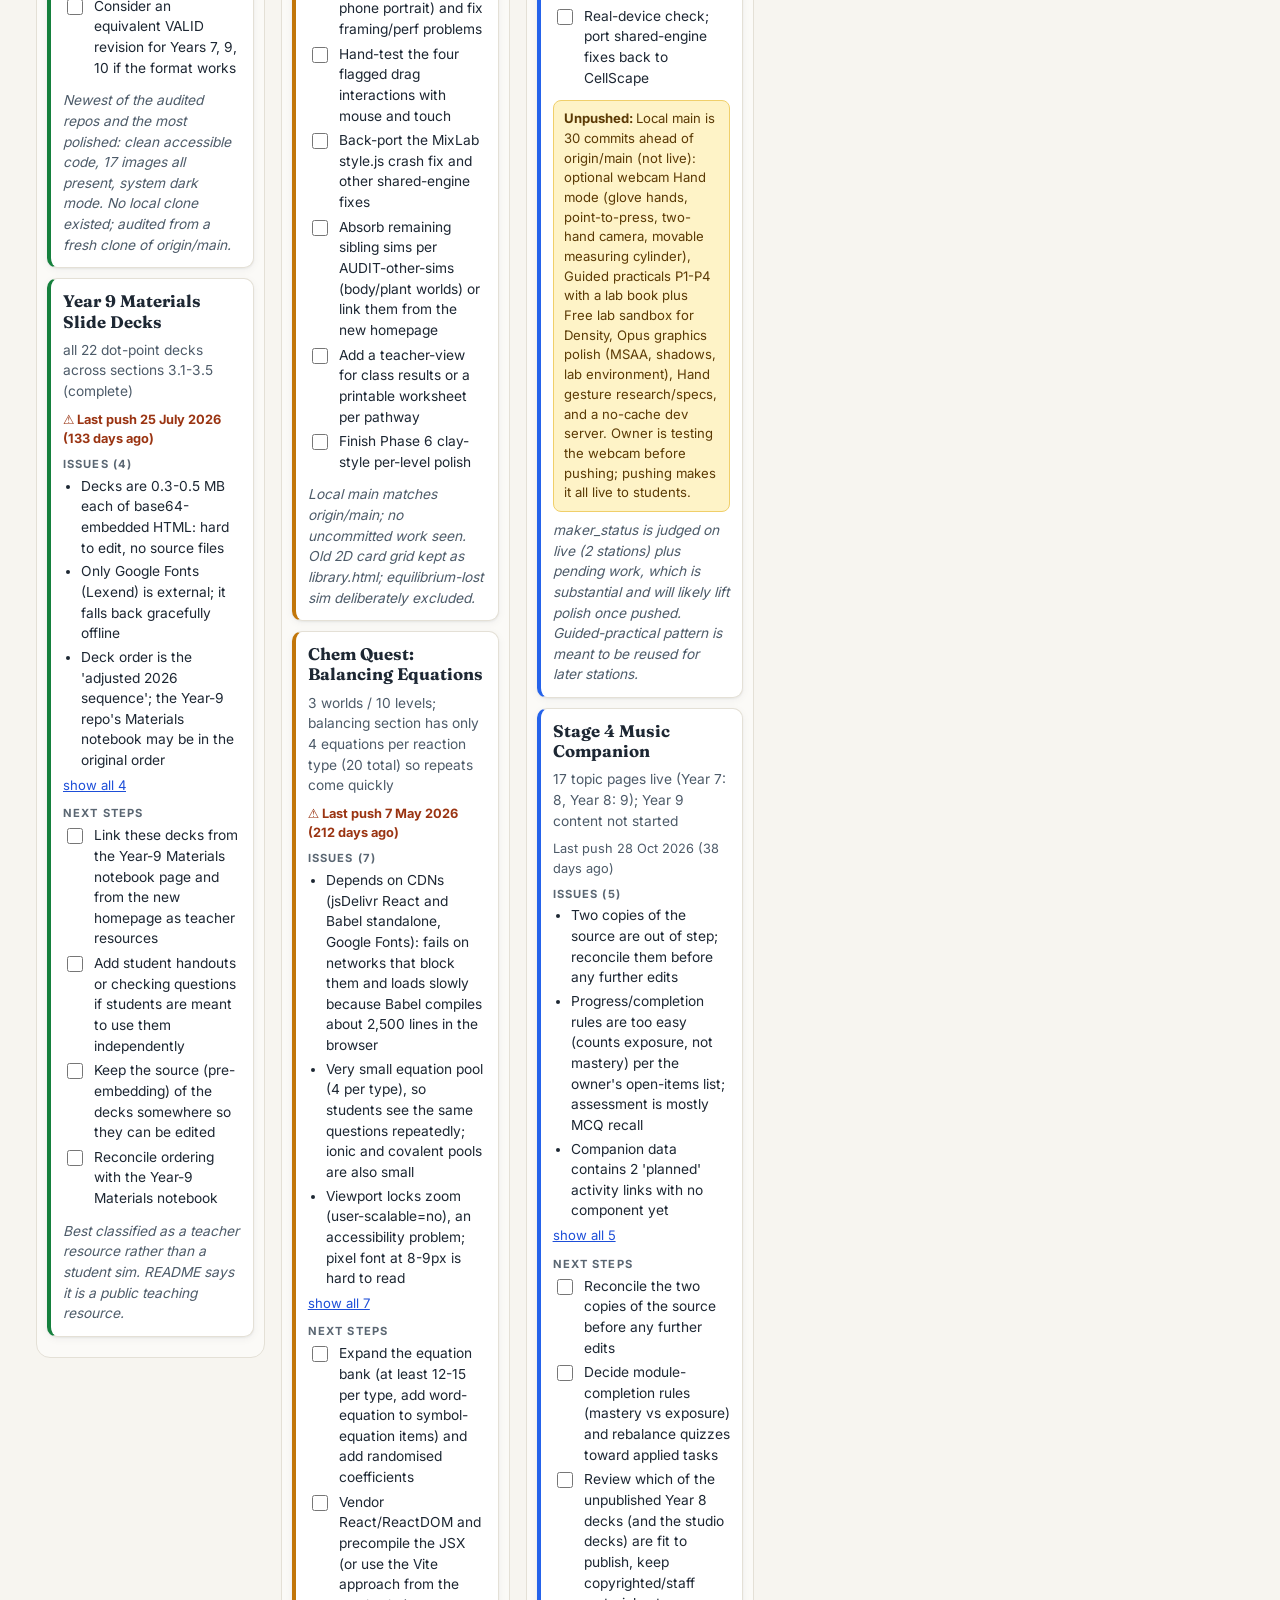
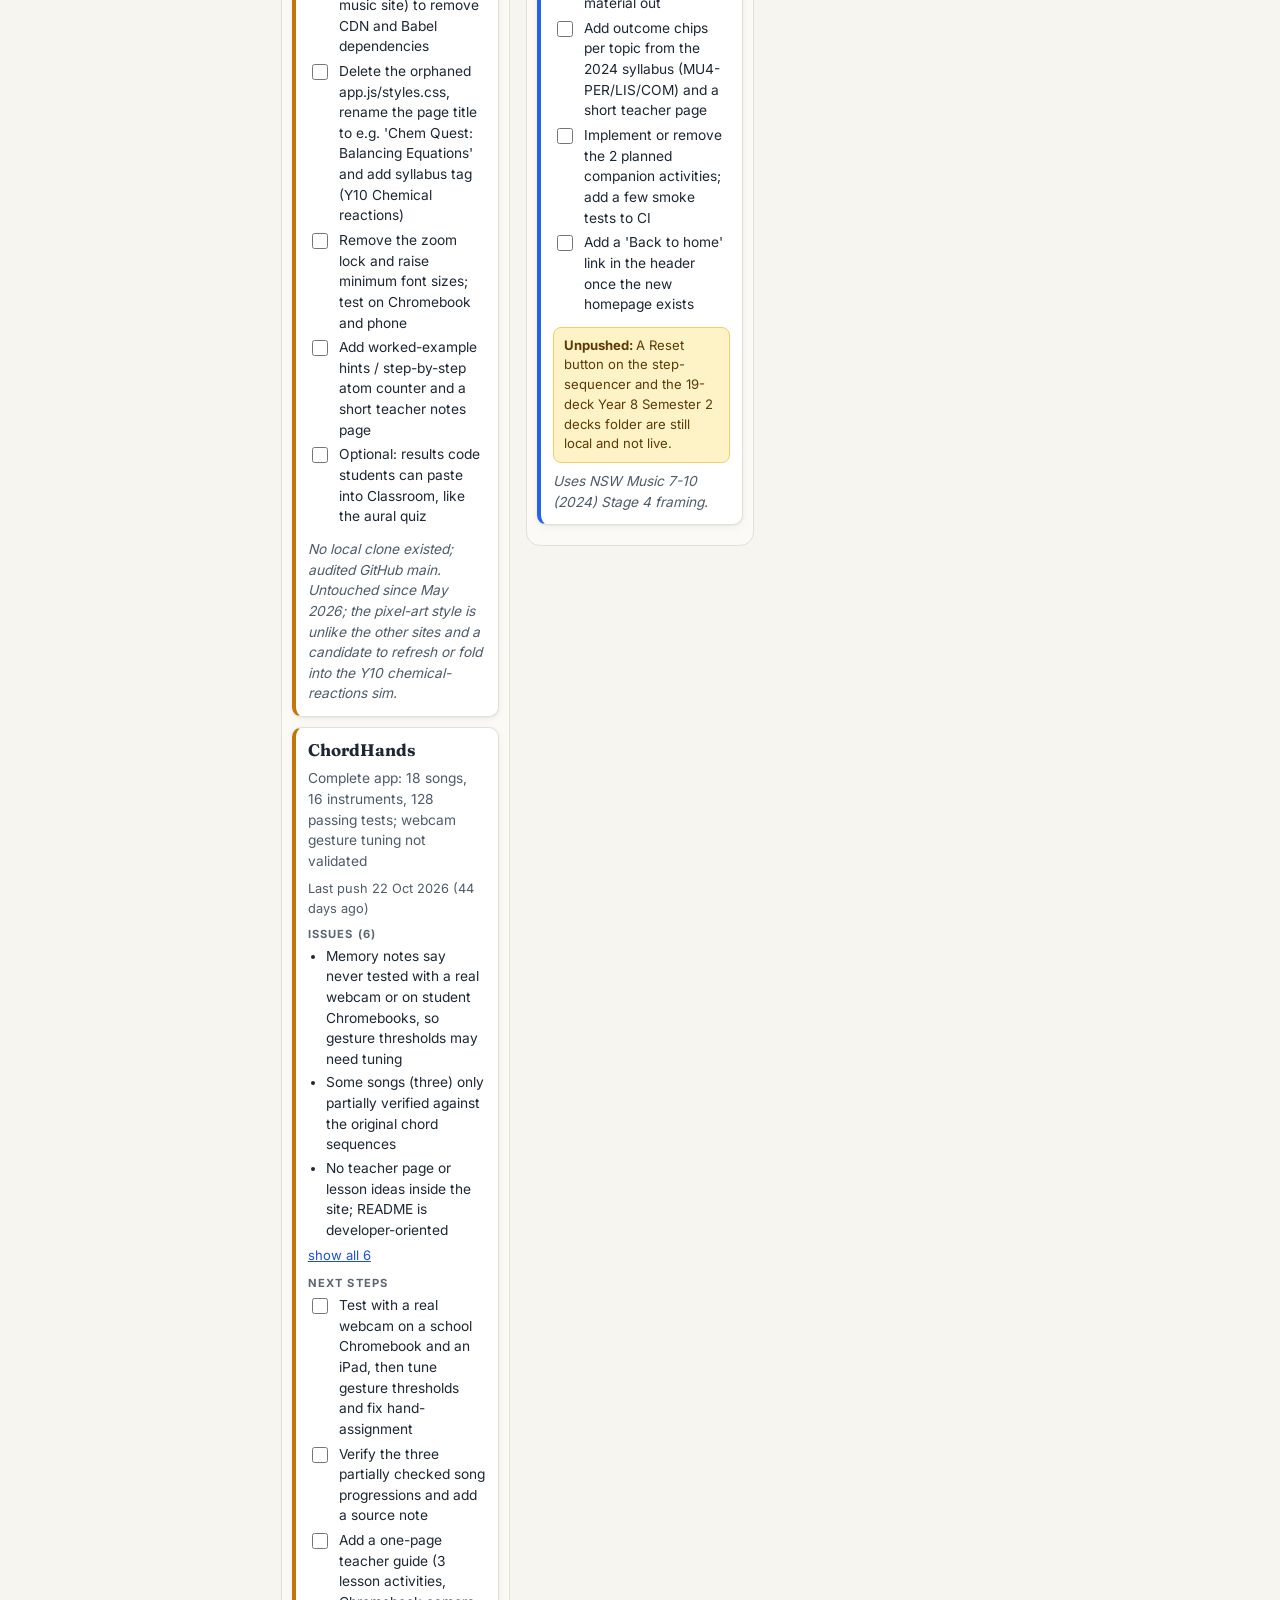
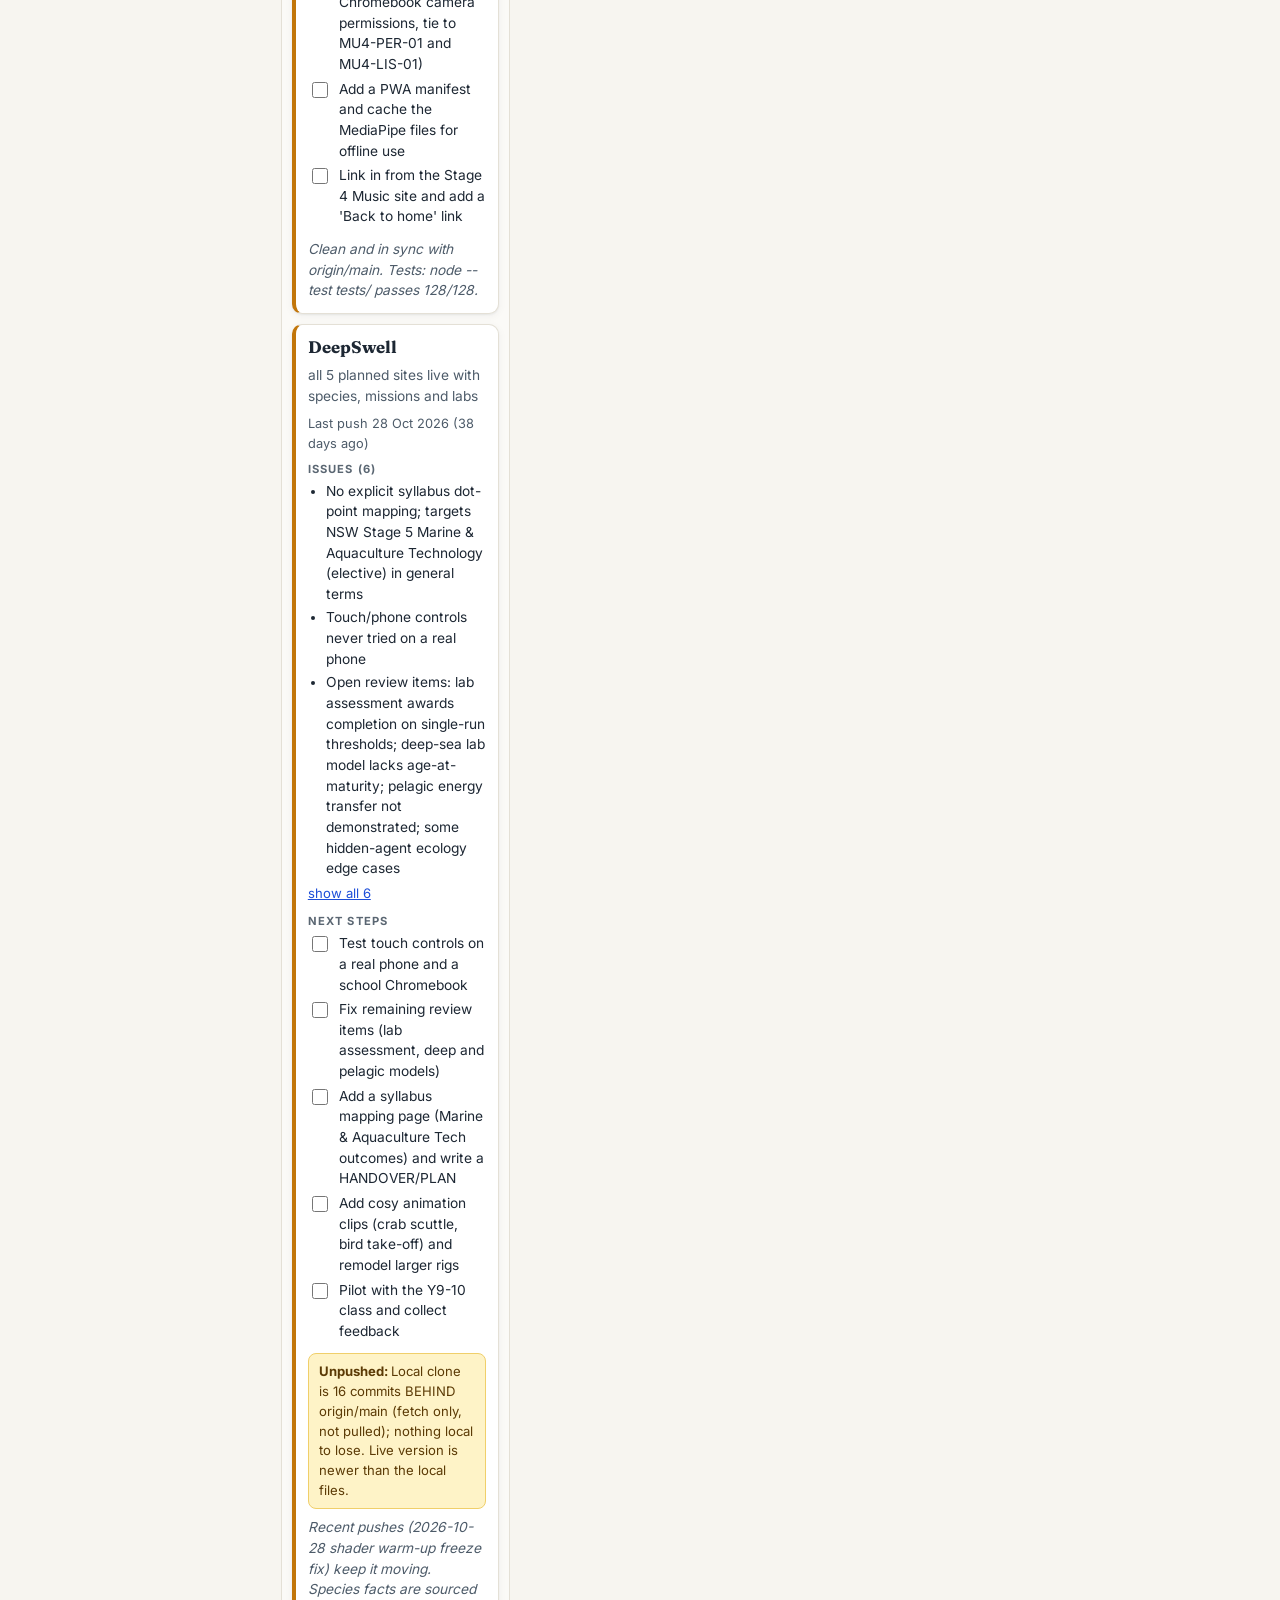
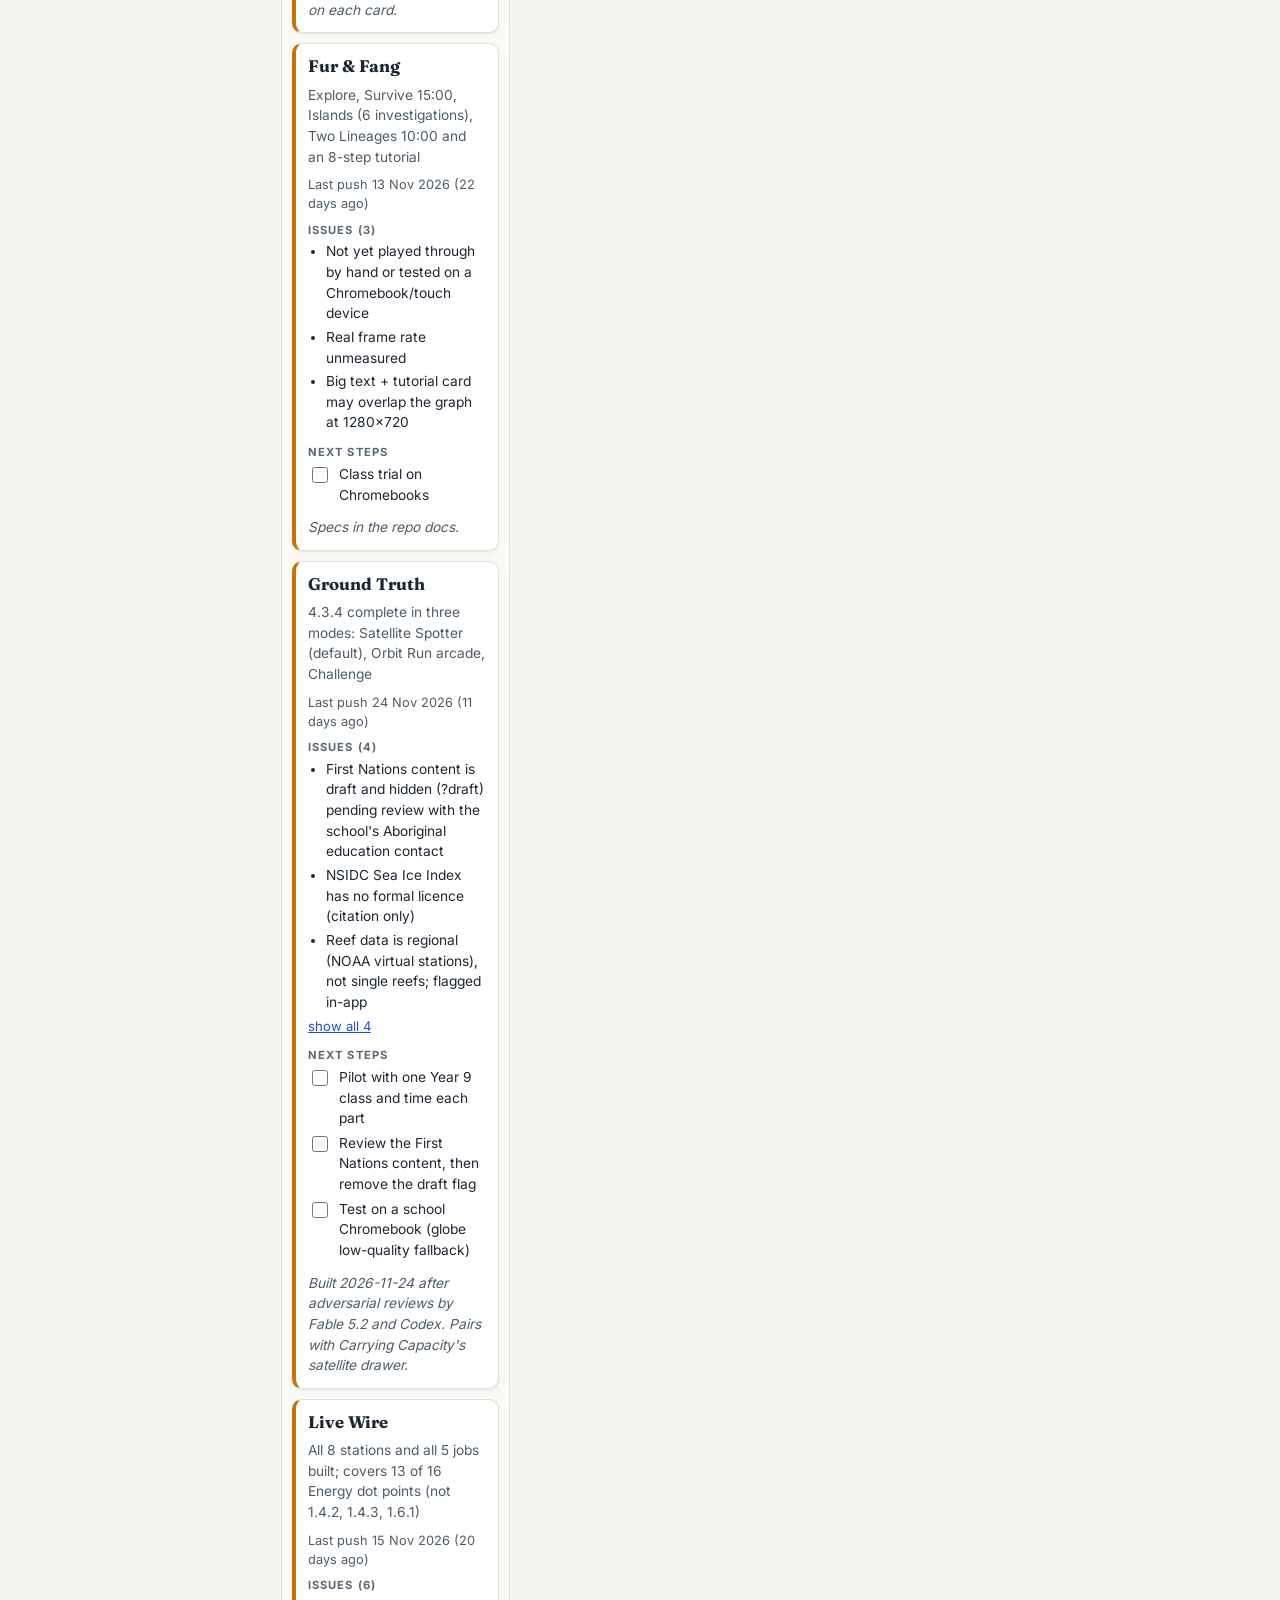
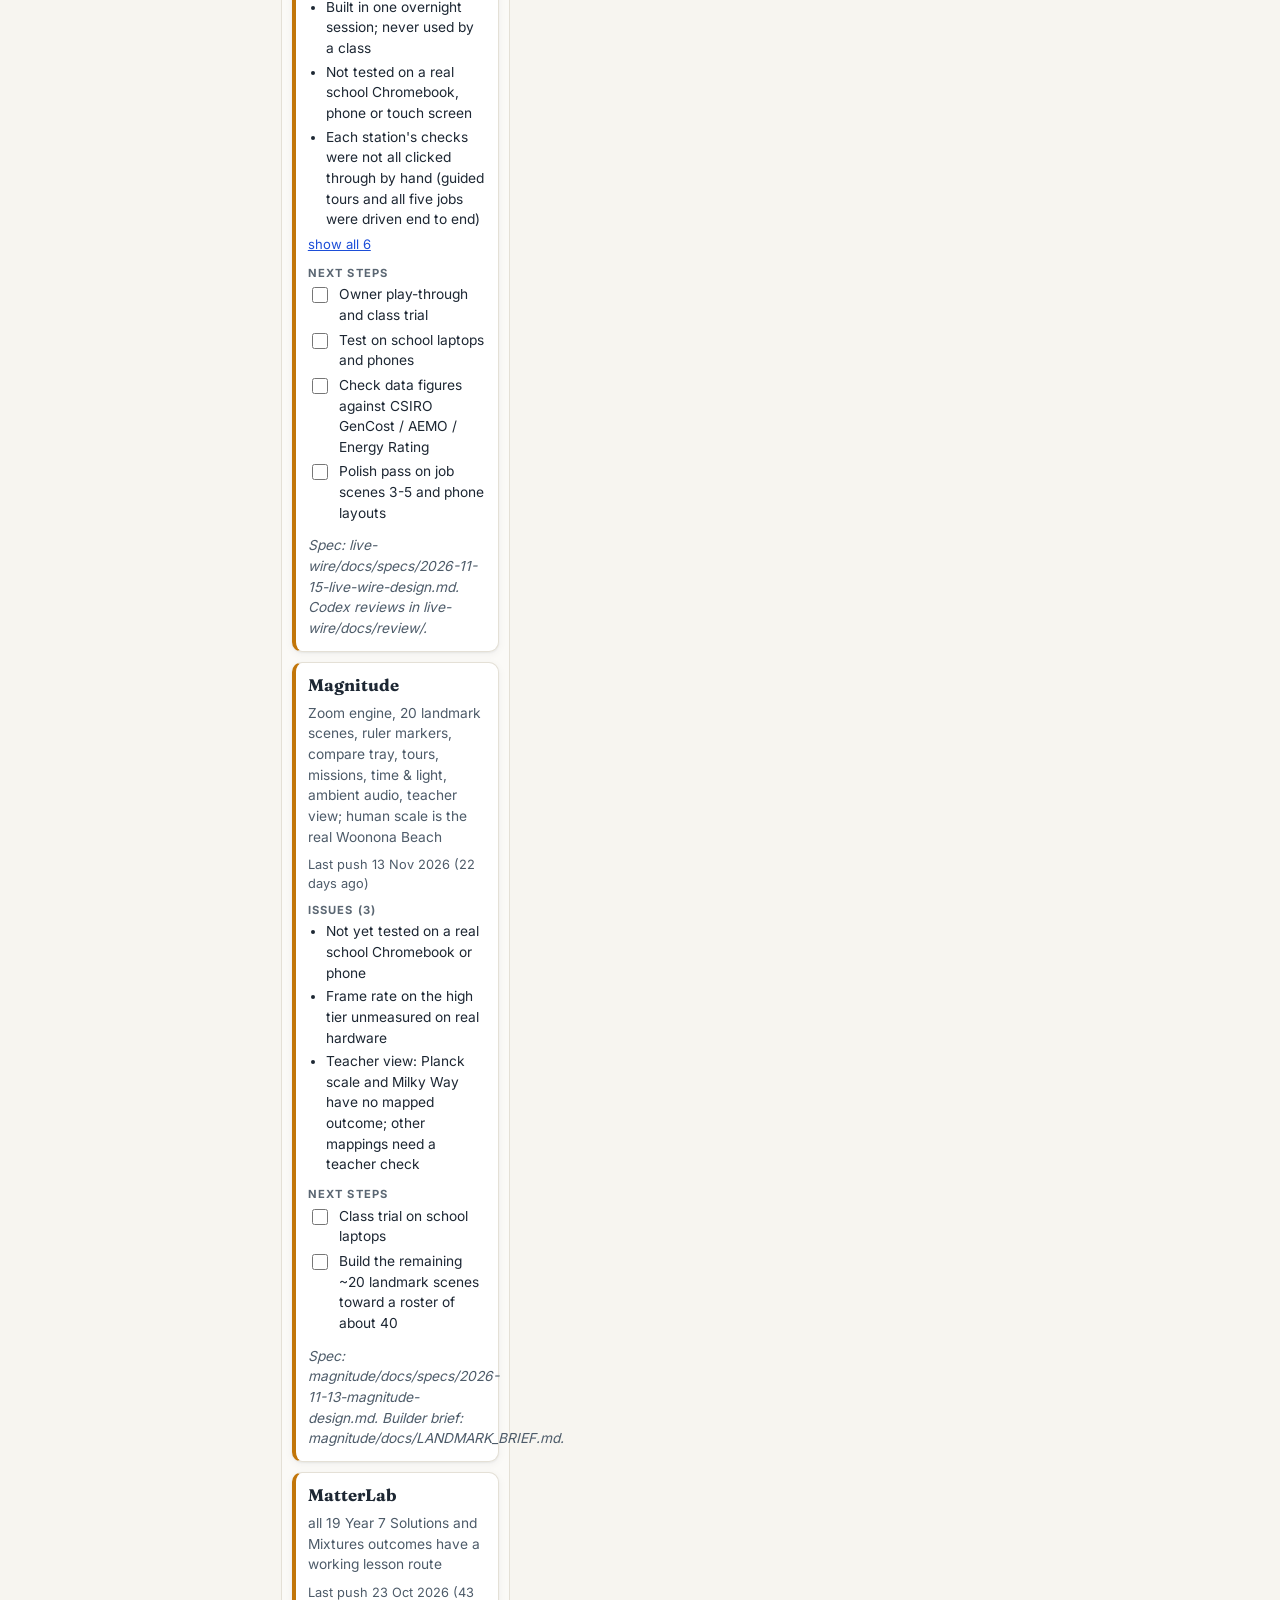
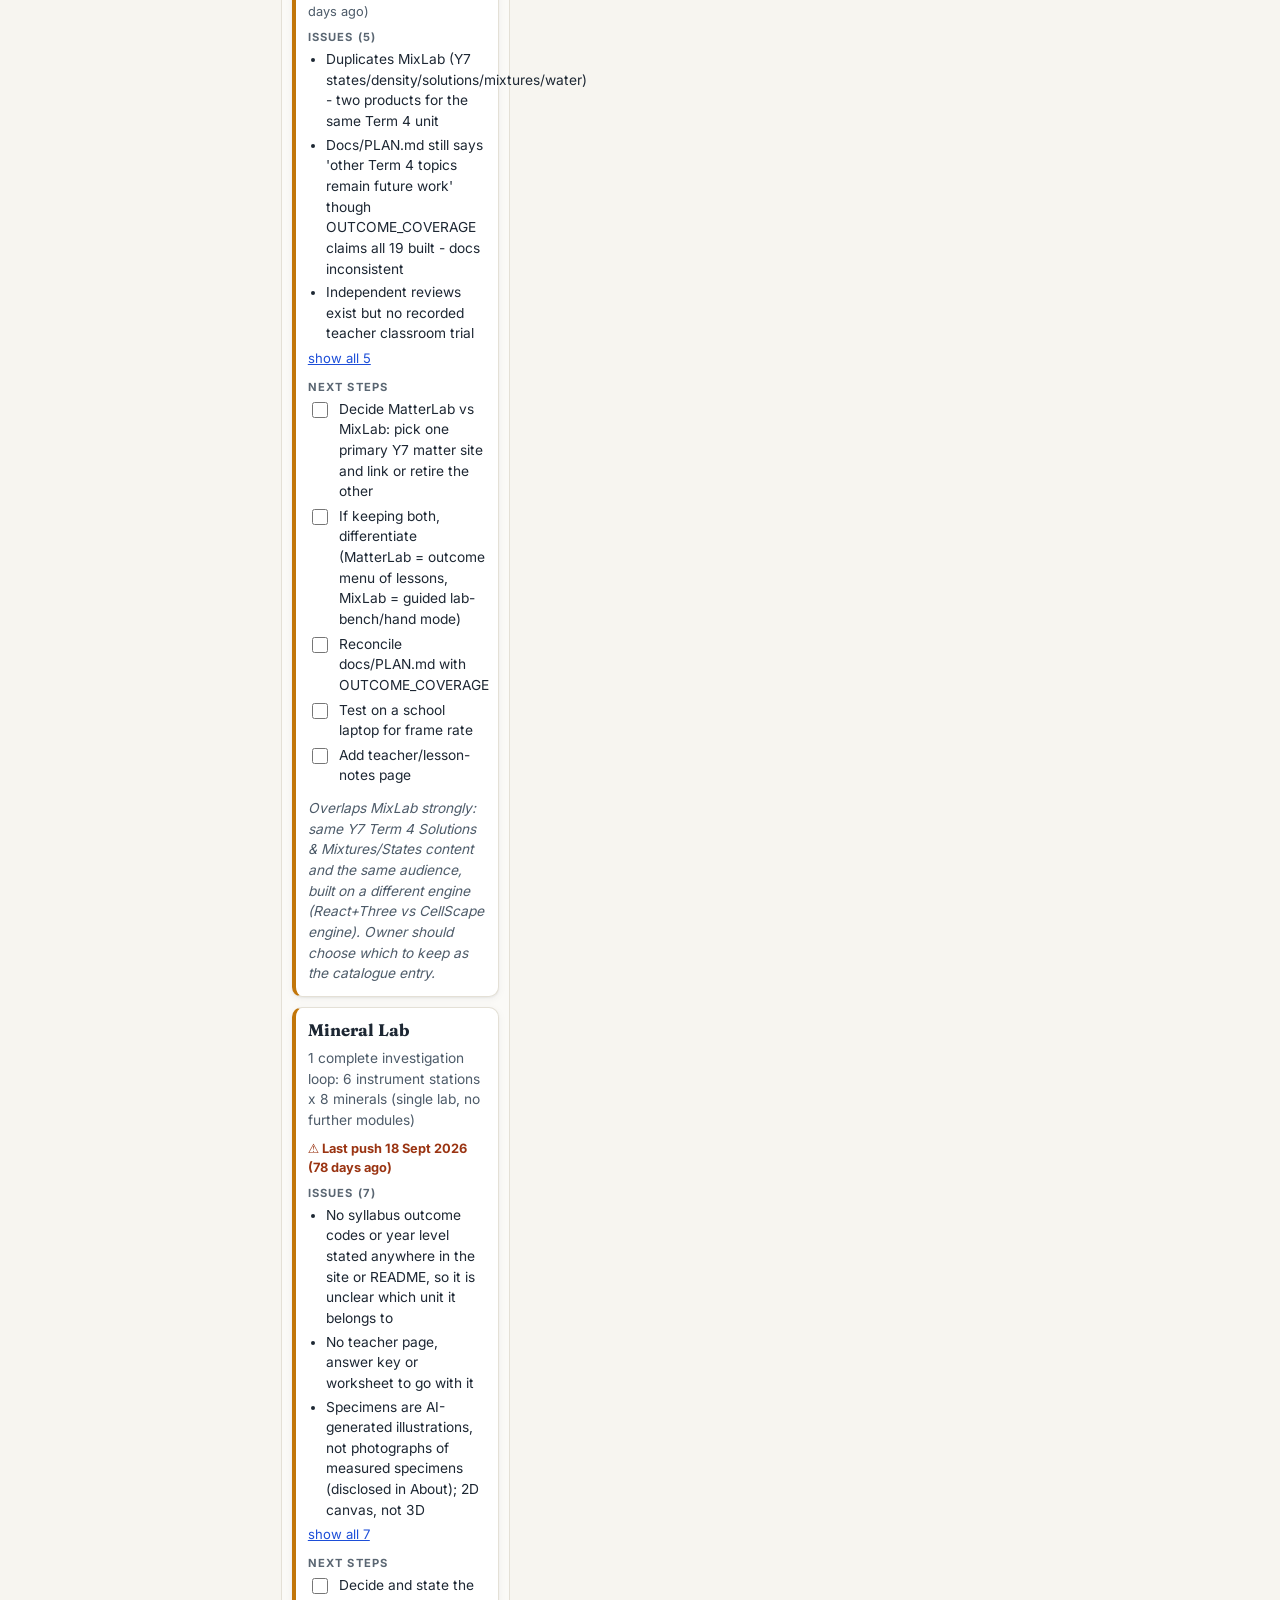
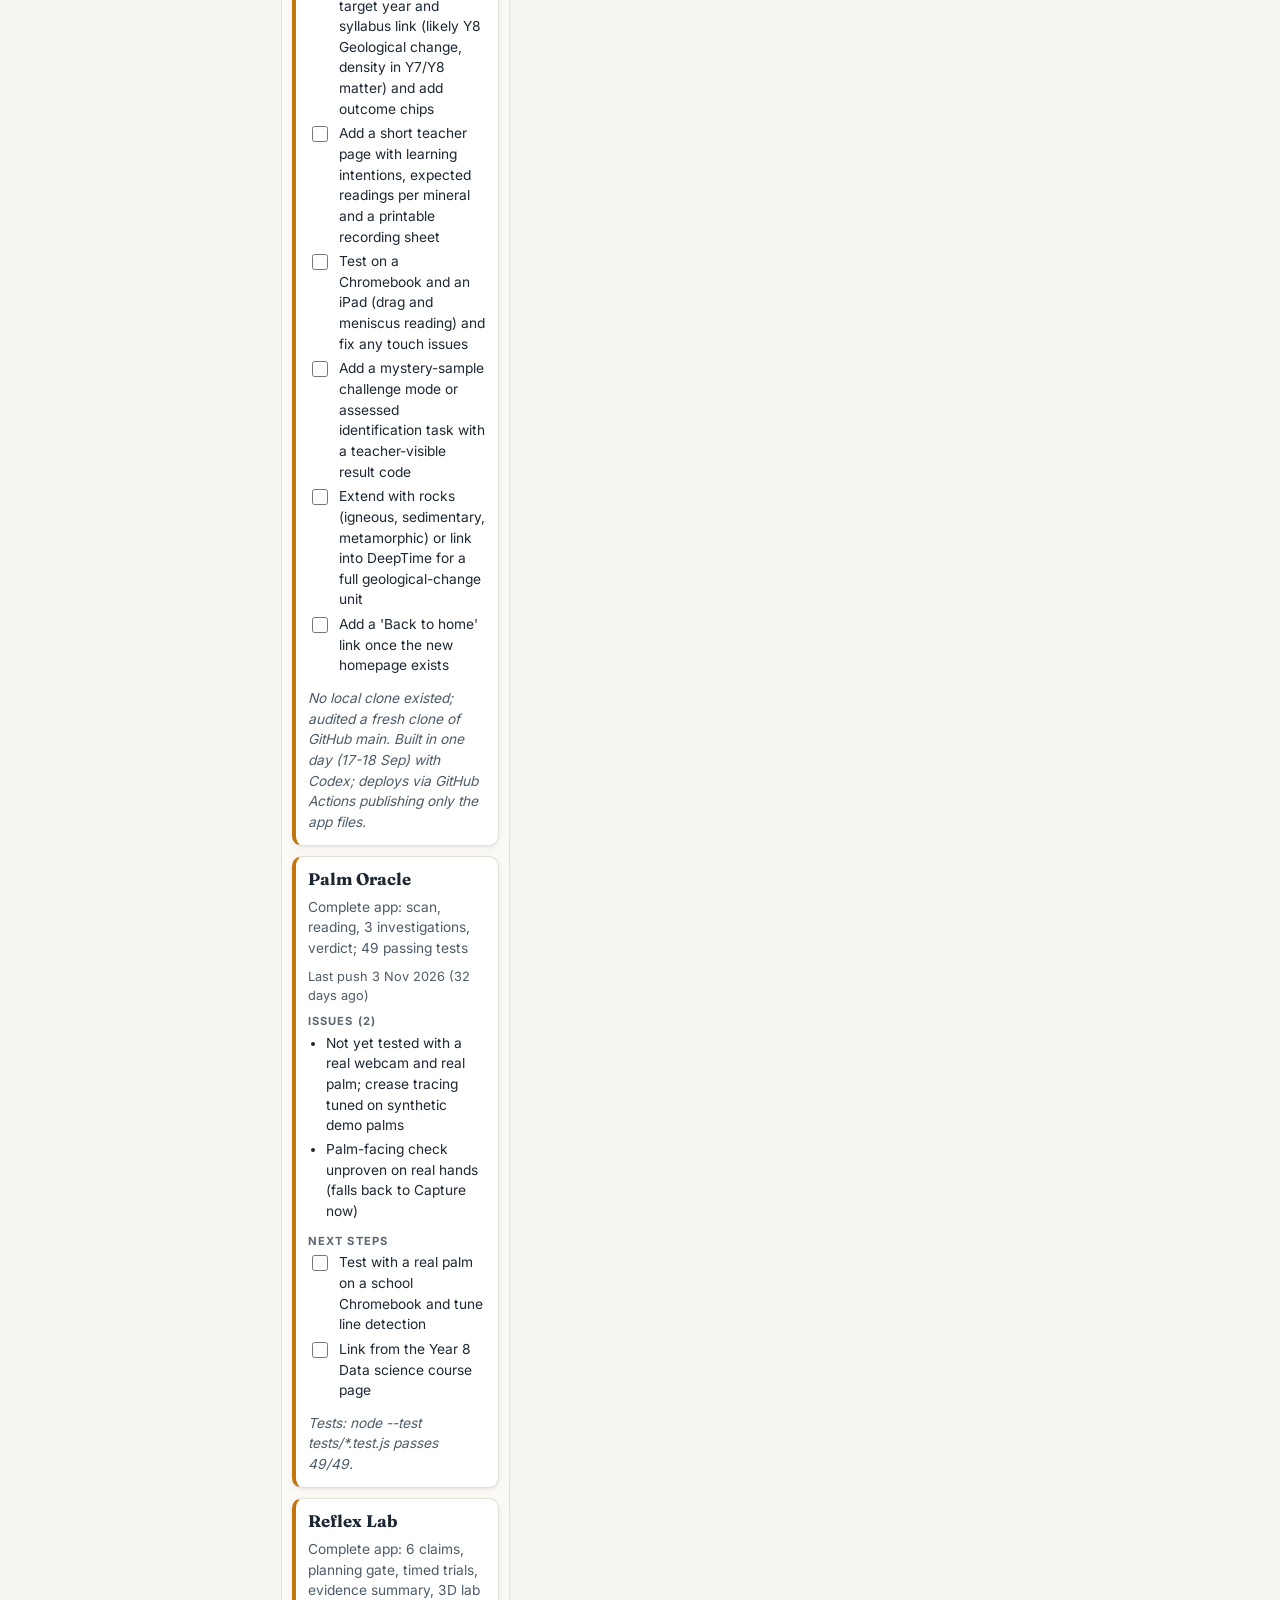
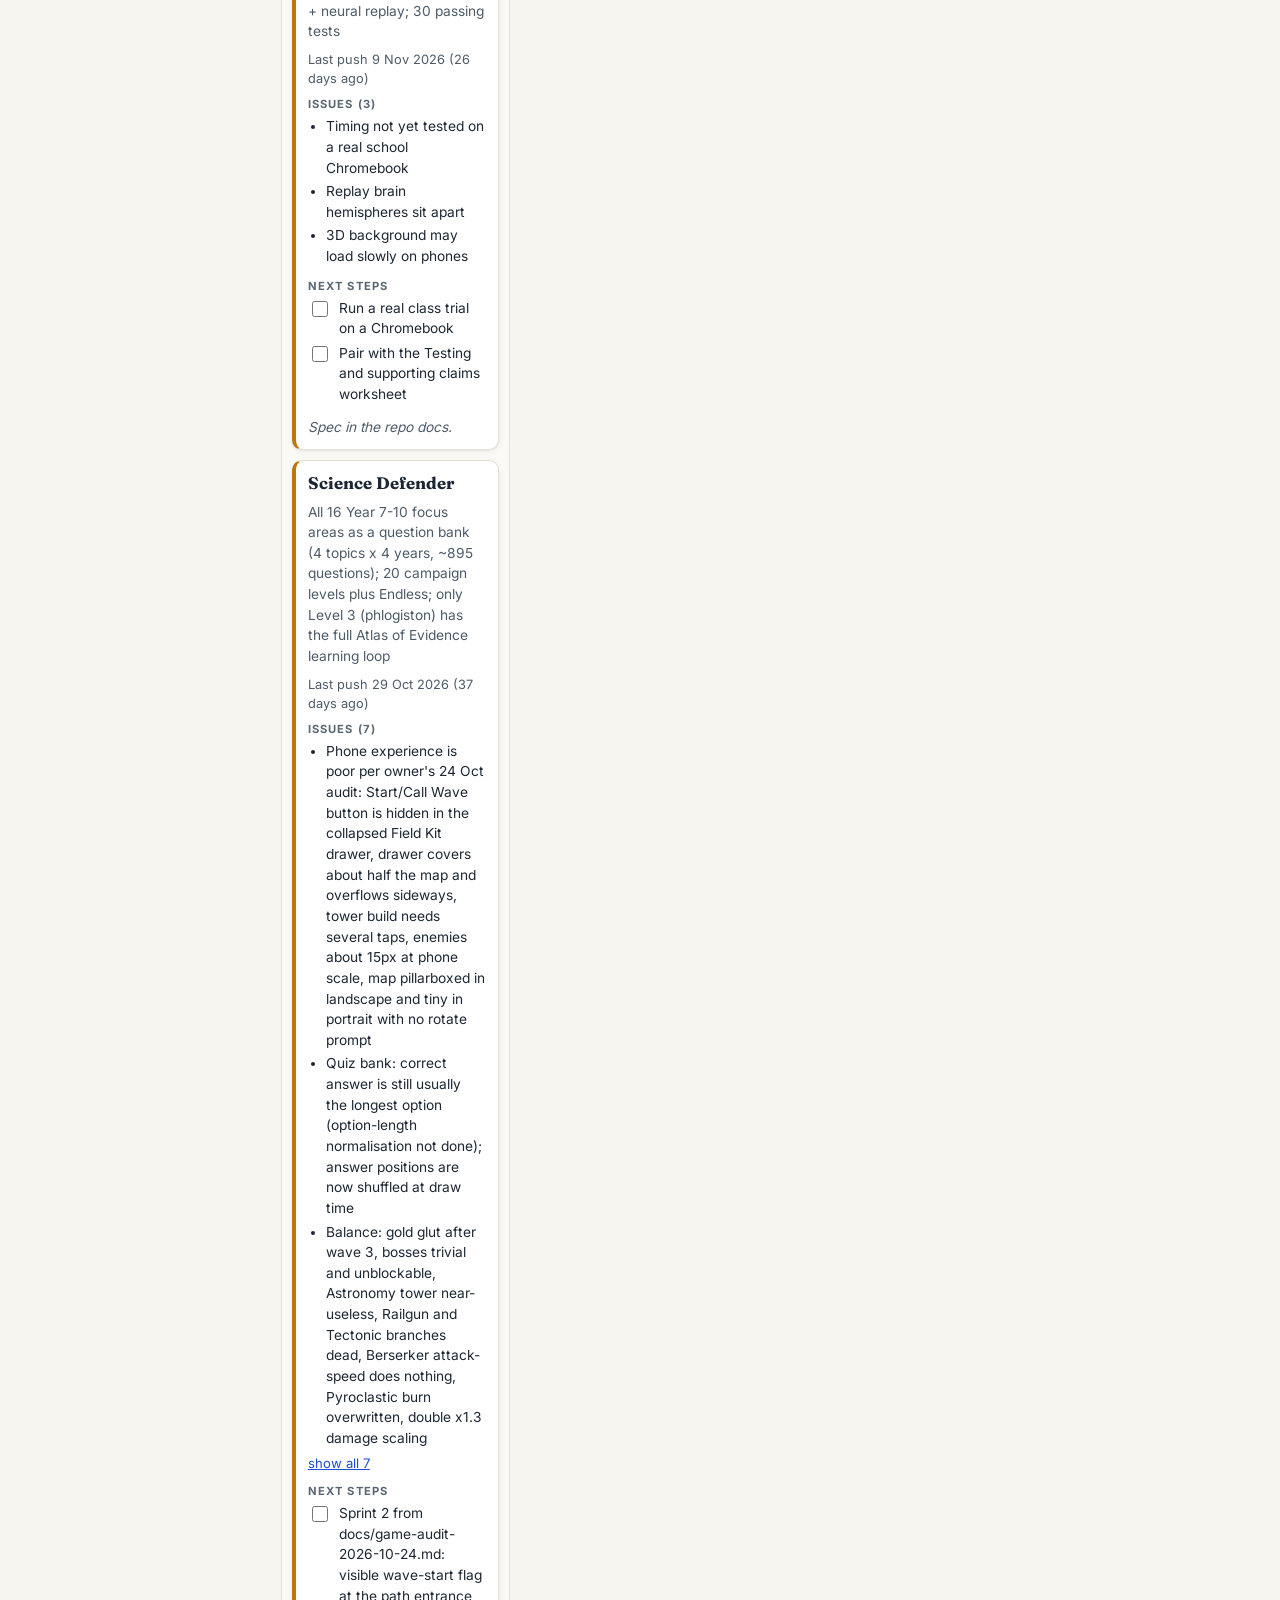
<file: maker.html>
<!DOCTYPE html>
<html lang="en-AU">
<head>
<meta charset="UTF-8">
<meta name="viewport" content="width=device-width, initial-scale=1">
<meta name="robots" content="noindex">
<meta name="color-scheme" content="light">
<title>Maker view · Woonona High Learning Hub</title>
<link rel="icon" type="image/svg+xml" href="assets/favicon.svg">
<link rel="stylesheet" href="assets/home.css">
</head>
<body>
<div class="wrap">
  <header class="mk-head">
    <a class="back" href="index.html">&larr; Back to the Learning Hub</a>
    <h1>Maker view</h1>
    <p class="note">Edit <code>data/sites.js</code> to change statuses. Ticking a next step is saved only in this browser.</p>
    <div class="counters" id="counters"></div>
    <div class="toolbar">
      <label class="sr-only" for="mq">Search sites</label>
      <input id="mq" type="search" placeholder="Search sites, issues, notes" autocomplete="off">
      <label>Sort by
        <select id="msort">
          <option value="status">Status</option>
          <option value="updated">Last updated</option>
          <option value="year">Year</option>
        </select>
      </label>
    </div>
  </header>

  <main>
    <h2 class="mk-h2">Board</h2>
    <p class="mk-sub" id="board-sub"></p>
    <div class="board" id="board"></div>

    <h2 class="mk-h2">Coverage matrix</h2>
    <p class="mk-sub">Which sites cover each syllabus focus area. Rows with no simulator or game are marked red. Hover or focus a dot for the title.</p>
    <div class="legend" id="legend"></div>
    <div class="mx-wrap"><table class="mx" id="matrix"></table></div>

    <h2 class="mk-h2">Overlaps</h2>
    <p class="mk-sub">Focus areas with two or more simulators or games. Decide whether each pair is complementary or redundant.</p>
    <div id="overlaps"></div>
  </main>
</div>
<footer class="foot"><div class="wrap"><p class="disc">Private tracker, not linked from the public pages except the footer. Not an official NSW Department of Education site.</p></div></footer>
<script src="data/sites.js"></script>
<script src="assets/maker.js"></script>
</body>
</html>
</file>
<file: assets/home.css>
/* Woonona High Learning Hub — shared styles */
@font-face {
  font-family: 'Fraunces';
  font-style: normal;
  font-weight: 700;
  font-display: swap;
  src: url('../fonts/fraunces-700-latin.woff2') format('woff2');
  unicode-range: U+0000-00FF, U+0131, U+0152-0153, U+02BB-02BC,
                 U+02C6, U+02DA, U+02DC, U+0304, U+0308, U+0329,
                 U+2000-206F, U+20AC, U+2122, U+2191, U+2193,
                 U+2212, U+2215, U+FEFF, U+FFFD;
}

@font-face {
  font-family: 'Inter';
  font-style: normal;
  font-weight: 400;
  font-display: swap;
  src: url('../fonts/inter-400-latin.woff2') format('woff2');
  unicode-range: U+0000-00FF, U+0131, U+0152-0153, U+02BB-02BC,
                 U+02C6, U+02DA, U+02DC, U+0304, U+0308, U+0329,
                 U+2000-206F, U+20AC, U+2122, U+2191, U+2193,
                 U+2212, U+2215, U+FEFF, U+FFFD;
}

@font-face {
  font-family: 'Inter';
  font-style: normal;
  font-weight: 500;
  font-display: swap;
  src: url('../fonts/inter-500-latin.woff2') format('woff2');
  unicode-range: U+0000-00FF, U+0131, U+0152-0153, U+02BB-02BC,
                 U+02C6, U+02DA, U+02DC, U+0304, U+0308, U+0329,
                 U+2000-206F, U+20AC, U+2122, U+2191, U+2193,
                 U+2212, U+2215, U+FEFF, U+FFFD;
}

@font-face {
  font-family: 'Inter';
  font-style: normal;
  font-weight: 700;
  font-display: swap;
  src: url('../fonts/inter-700-latin.woff2') format('woff2');
  unicode-range: U+0000-00FF, U+0131, U+0152-0153, U+02BB-02BC,
                 U+02C6, U+02DA, U+02DC, U+0304, U+0308, U+0329,
                 U+2000-206F, U+20AC, U+2122, U+2191, U+2193,
                 U+2212, U+2215, U+FEFF, U+FFFD;
}

/* ── Tokens ───────────────────────────────────────────────────── */
:root {
  color-scheme: light;
  --paper: #f7f5f0;
  --paper-dot: #ddd8cc;
  --card: #ffffff;
  --ink: #1d2733;
  --ink-mid: #4d5b69;
  --ink-soft: #5a6672;
  --line: #e4e0d6;
  --radius: 14px;
  --shadow-sm: 0 1px 2px rgba(29, 39, 51, .06), 0 2px 8px rgba(29, 39, 51, .05);
  --shadow-md: 0 2px 4px rgba(29, 39, 51, .06), 0 10px 28px rgba(29, 39, 51, .12);
  --focus: #1d4ed8;
  --y7: #0f766e;
  --y8: #7a3a9b;
  --y9: #3a67b0;
  --y10: #34495e;
  --music: #c2410c;
  --neutral: #52606d;
  --ready-bg: #dcfce7; --ready-fg: #14532d;
  --beta-bg: #fef3c7; --beta-fg: #7c2d12;
  --soon-bg: #e8ebee; --soon-fg: #3f4b57;
  --serif: 'Fraunces', Georgia, 'Times New Roman', serif;
  --sans: 'Inter', system-ui, -apple-system, 'Segoe UI', Roboto, sans-serif;
  --gutter: 16px;
}

*, *::before, *::after { box-sizing: border-box; }
html { font-size: 16px; scroll-behavior: smooth; -webkit-text-size-adjust: 100%; }
@media (prefers-reduced-motion: reduce) { html { scroll-behavior: auto; } * { transition: none !important; } }
body {
  margin: 0;
  font-family: var(--sans);
  line-height: 1.5;
  color: var(--ink);
  background-color: var(--paper);
  min-height: 100vh;
  overflow-x: hidden;
}
h1, h2, h3, h4, p, ul, ol, figure { margin: 0; }
ul, ol { padding: 0; list-style: none; }
img { display: block; max-width: 100%; }
a { color: inherit; }
button, input, select { font: inherit; color: inherit; }
:focus-visible { outline: 3px solid var(--focus); outline-offset: 2px; border-radius: 6px; }
.wrap { width: 100%; max-width: 1240px; margin: 0 auto; padding: 0 var(--gutter); }
.sr-only { position: absolute; width: 1px; height: 1px; overflow: hidden; clip: rect(0 0 0 0); white-space: nowrap; }
.skip { position: absolute; left: 8px; top: -60px; background: var(--ink); color: #fff; padding: 8px 14px; border-radius: 8px; z-index: 50; }
.skip:focus { top: 8px; }

/* ── Hero ─────────────────────────────────────────────────────── */
.hero { position: relative; padding: 44px 0 28px; text-align: center; }
.hero::before {
  content: ''; position: absolute; inset: 0; pointer-events: none;
  background-image: radial-gradient(circle, var(--paper-dot) 1px, transparent 1px); background-size: 22px 22px;
  -webkit-mask-image: linear-gradient(#000 60%, transparent); mask-image: linear-gradient(#000 60%, transparent);
}
.hero > .wrap { position: relative; }
@media (max-width: 639px) {
  .hero { padding: 26px 0 18px; }
  .hero h1 { margin-top: 6px; }
  .hero .sub { margin-top: 10px; }
  .search { margin-top: 18px; }
  .search input { height: 48px; }
  .search svg.mag { top: 14px; }
  .search .clear { top: 6px; }
  .classes { margin-top: 18px; }
  .classes .label { margin-bottom: 8px; }
}
.eyebrow { font-size: .78rem; font-weight: 700; letter-spacing: .14em; text-transform: uppercase; color: var(--y7); }
.hero h1 {
  font-family: var(--serif); font-weight: 700;
  font-size: clamp(2.2rem, 6.5vw, 3.9rem); line-height: 1.06; letter-spacing: -.025em;
  margin-top: 10px; text-wrap: balance;
}
.hero .sub { margin: 14px auto 0; max-width: 40rem; color: var(--ink-mid); font-size: clamp(1rem, 2.4vw, 1.15rem); text-wrap: balance; }
.search { position: relative; max-width: 560px; margin: 26px auto 0; }
.search input {
  width: 100%; height: 52px; padding: 0 46px 0 48px; font-size: 1rem;
  border: 1.5px solid var(--line); border-radius: 999px; background: #fff; box-shadow: var(--shadow-sm);
  transition: border-color .15s, box-shadow .15s; -webkit-appearance: none; appearance: none;
}
.search input::placeholder { color: var(--ink-soft); }
.search input:hover { border-color: #c9c3b4; }
.search input:focus-visible { outline: 3px solid var(--focus); outline-offset: 2px; border-radius: 999px; }
.search svg.mag { position: absolute; left: 18px; top: 15px; width: 20px; height: 20px; color: var(--ink-soft); pointer-events: none; }
.search .clear {
  position: absolute; right: 8px; top: 8px; width: 36px; height: 36px; border: 0; border-radius: 50%;
  background: transparent; cursor: pointer; color: var(--ink-mid); font-size: 1.3rem; line-height: 1;
}
.search .clear:hover { background: #efece4; }
.search .clear[hidden] { display: none; }

.classes { margin-top: 26px; }
.classes .label { font-size: .85rem; color: var(--ink-mid); font-weight: 500; margin-bottom: 10px; }
.class-row { display: grid; grid-template-columns: repeat(4, 1fr) 1.6fr; gap: 8px; max-width: 760px; margin: 0 auto; }
.class-btn {
  --accent: var(--neutral);
  display: flex; align-items: center; justify-content: center; gap: 10px;
  min-height: 52px; padding: 6px 8px; background: #fff; border: 1.5px solid var(--line);
  border-left: 6px solid var(--accent); border-radius: var(--radius);
  font-family: var(--serif); font-weight: 700; font-size: 1.15rem; cursor: pointer;
  box-shadow: var(--shadow-sm); transition: transform .15s, box-shadow .15s, background .15s;
}
.class-btn:hover { transform: translateY(-2px); box-shadow: var(--shadow-md); }
.class-btn[aria-pressed="true"] { background: var(--accent); border-color: var(--accent); color: #fff; }
.class-btn small { font-family: var(--sans); font-weight: 500; font-size: .75rem; opacity: .8; display: none; }
.class-btn .yw { display: none; }
@media (min-width: 640px) {
  .class-row { grid-template-columns: repeat(5, 1fr); }
  .class-row { grid-template-columns: repeat(5, 1fr); gap: 10px; }
  .class-btn .yw { display: inline; }
  .class-btn { flex-direction: column; gap: 0; min-height: 76px; border-left-width: 1.5px; border-top: 6px solid var(--accent); }
  .class-btn small { display: block; margin-top: 2px; }
}

.welcome {
  display: flex; flex-wrap: wrap; align-items: center; justify-content: center; gap: 8px 14px;
  max-width: 560px; margin: 0 auto 18px; padding: 10px 14px; background: #fff;
  border: 1px solid var(--line); border-radius: 999px; box-shadow: var(--shadow-sm); font-size: .92rem;
}
.welcome[hidden] { display: none; }
.welcome button { cursor: pointer; }
.welcome .go { border: 0; background: var(--ink); color: #fff; padding: 6px 14px; border-radius: 999px; font-weight: 700; font-size: .85rem; }
.welcome .go:hover { background: #000; }
.welcome .x { border: 0; background: transparent; color: var(--ink-mid); font-size: 1.2rem; line-height: 1; padding: 2px 6px; border-radius: 6px; }

/* ── Filter bar ───────────────────────────────────────────────── */
.filters {
  background: rgba(247, 245, 240, .94); backdrop-filter: blur(8px);
  border-top: 1px solid var(--line); border-bottom: 1px solid var(--line); padding: 12px 0;
  z-index: 20;
}
.filters { position: sticky; top: 0; padding: 8px 0; }
.filter-inner { display: flex; flex-wrap: nowrap; gap: 10px 18px; align-items: center; overflow-x: auto; scrollbar-width: none; }
.filter-inner::-webkit-scrollbar { display: none; }
.fgroup { flex: none; display: flex; flex-wrap: nowrap; align-items: center; gap: 6px; }
.fgroup .flabel { font-size: .72rem; font-weight: 700; letter-spacing: .1em; text-transform: uppercase; color: var(--ink-soft); margin-right: 4px; }
.chip {
  border: 1.5px solid var(--line); background: #fff; border-radius: 999px; padding: 6px 13px;
  font-size: .88rem; font-weight: 500; cursor: pointer; min-height: 44px; white-space: nowrap;
  transition: background .12s, border-color .12s, color .12s;
}
.chip:hover { border-color: var(--ink-soft); }
.chip[aria-pressed="true"] { background: var(--ink); border-color: var(--ink); color: #fff; }
.count { flex: none; white-space: nowrap; margin-left: auto; font-size: .9rem; color: var(--ink-mid); font-variant-numeric: tabular-nums; }
.count strong { color: var(--ink); }
.reset { flex: none; border: 0; background: none; color: var(--focus); text-decoration: underline; cursor: pointer; font-size: .88rem; padding: 0 8px; min-height: 44px; white-space: nowrap; }
.fgroup .flabel { display: none; }
@media (min-width: 900px) {
  .filters { padding: 12px 0; }
  .filter-inner { flex-wrap: wrap; overflow: visible; gap: 10px 22px; }
  .fgroup .flabel { display: inline; }
}
.reset[hidden] { display: none; }

/* ── Sections ─────────────────────────────────────────────────── */
main { padding-bottom: 48px; }
.section { padding-top: 44px; scroll-margin-top: 70px; }
.section[hidden] { display: none; }
.sec-head { display: flex; align-items: baseline; flex-wrap: wrap; gap: 4px 14px; margin-bottom: 18px; }
.sec-head h2 { font-family: var(--serif); font-weight: 700; font-size: clamp(1.6rem, 4vw, 2.1rem); letter-spacing: -.015em; line-height: 1.15; }
.sec-head p { color: var(--ink-mid); font-size: .95rem; }
.year-head { display: flex; align-items: center; gap: 14px; margin-bottom: 16px; padding-bottom: 12px; border-bottom: 2px solid var(--accent); }
.year-num {
  flex: none; width: 52px; height: 52px; border-radius: 14px; background: var(--accent); color: #fff;
  display: grid; place-items: center; font-family: var(--serif); font-weight: 700; font-size: 1.55rem;
}
.year-head h2 { font-family: var(--serif); font-weight: 700; font-size: clamp(1.5rem, 4vw, 2rem); line-height: 1.1; }
.year-head p { color: var(--ink-mid); font-size: .9rem; }

.topic { margin-top: 26px; }
.topic-head { display: flex; flex-wrap: wrap; align-items: center; justify-content: space-between; gap: 6px 12px; margin-bottom: 12px; }
.topic-head h3 { font-size: 1.08rem; font-weight: 700; display: flex; align-items: center; gap: 10px; }
.topic-head h3::before { content: ''; width: 10px; height: 10px; border-radius: 3px; background: var(--accent); flex: none; }
.nb-link {
  display: inline-flex; align-items: center; min-height: 44px;
  font-size: .85rem; font-weight: 700; color: var(--accent); text-decoration: none; padding: 0 16px;
  border: 1.5px solid currentColor; border-radius: 999px; white-space: nowrap;
}
.nb-link:hover { background: var(--accent); color: #fff; }
.nb-link::after { content: ' \2197'; }

.grid { display: grid; gap: 16px; grid-template-columns: 1fr; align-items: stretch; }
@media (min-width: 620px) { .grid { grid-template-columns: repeat(2, 1fr); } }
@media (min-width: 960px) { .grid { grid-template-columns: repeat(3, 1fr); } }
@media (min-width: 1200px) { .grid { grid-template-columns: repeat(4, 1fr); } }
.grid.roomy { grid-template-columns: 1fr; }
@media (min-width: 700px) { .grid.roomy { grid-template-columns: repeat(2, 1fr); } }
@media (min-width: 1100px) { .grid.roomy { grid-template-columns: repeat(3, 1fr); } }

.placeholder {
  padding: 12px 14px; border: 1.5px dashed #c9c3b4; border-radius: 10px; color: var(--ink-mid);
  background: rgba(255, 255, 255, .5); font-size: .9rem;
}
.placeholder strong { color: var(--ink); }

.course-strip { margin-top: 4px; }

/* Featured scroller */
.scroller {
  display: flex; gap: 16px; overflow-x: auto; padding: 4px var(--gutter) 18px; margin: 0 calc(var(--gutter) * -1);
  scroll-snap-type: x proximity; scroll-padding: 0 var(--gutter); scrollbar-width: none;
}
.scroller::-webkit-scrollbar { display: none; }
.scroller > .card { flex: 0 0 min(84vw, 360px); scroll-snap-align: start; }
@media (min-width: 900px) {
  .scroller.feat { display: grid; grid-template-columns: repeat(3, 1fr); overflow: visible; padding: 4px 0 0; margin: 0; }
  .scroller.feat > .card { flex: none; }
}
@media (min-width: 1200px) { .scroller.feat { grid-template-columns: repeat(4, 1fr); } }

/* ── Card ─────────────────────────────────────────────────────── */
.card {
  --accent: var(--neutral);
  background: var(--card); border-radius: var(--radius); box-shadow: var(--shadow-sm);
  border: 1px solid var(--line); border-top: 4px solid var(--accent);
  display: flex; flex-direction: column; overflow: hidden; min-width: 0;
  transition: transform .18s, box-shadow .18s;
}
.card:hover, .card:focus-within { transform: translateY(-3px); box-shadow: var(--shadow-md); }
.card .shot { aspect-ratio: 16 / 10; background: #ece9e0; overflow: hidden; }
.card .shot img { width: 100%; height: 100%; object-fit: cover; }
.card-body { padding: 14px 16px 16px; display: flex; flex-direction: column; gap: 8px; flex: 1; }
.meta { display: flex; flex-wrap: wrap; gap: 6px; align-items: center; font-size: .72rem; }
.kind { font-weight: 700; letter-spacing: .08em; text-transform: uppercase; color: var(--ink-mid); }
.ypill { padding: 1px 8px; border-radius: 999px; background: var(--accent); color: #fff; font-weight: 700; font-size: .72rem; }
.ypill.y7 { background: var(--y7); } .ypill.y8 { background: var(--y8); } .ypill.y9 { background: var(--y9); } .ypill.y10 { background: var(--y10); } .ypill.mixed { background: var(--neutral); }
.teach-flag { padding: 1px 8px; border-radius: 6px; background: #1d2733; color: #fff; font-weight: 700; font-size: .72rem; }
.title-row { display: flex; align-items: flex-start; justify-content: space-between; gap: 10px; }
.card h3, .card h4 { font-family: var(--serif); font-weight: 700; font-size: 1.22rem; line-height: 1.2; letter-spacing: -.01em; overflow-wrap: anywhere; }
.badge { flex: none; font-size: .68rem; font-weight: 700; letter-spacing: .05em; text-transform: uppercase; padding: 3px 9px; border-radius: 999px; margin-top: 2px; }
.badge.ready { background: var(--ready-bg); color: var(--ready-fg); }
.badge.beta { background: var(--beta-bg); color: var(--beta-fg); }
.badge.coming-soon { background: var(--soon-bg); color: var(--soon-fg); }
.tagline { color: var(--ink-mid); font-size: .92rem; display: -webkit-box; -webkit-line-clamp: 3; -webkit-box-orient: vertical; overflow: hidden; min-height: 4.1em; }
.tags { display: flex; flex-wrap: wrap; gap: 5px; }
.tag { font-size: .72rem; padding: 2px 8px; border-radius: 6px; background: #f1eee6; color: var(--ink-mid); }
.card-foot { margin-top: auto; padding-top: 6px; display: flex; flex-direction: column; gap: 8px; }
.open {
  display: inline-flex; align-items: center; justify-content: center; gap: 8px; min-height: 44px; padding: 0 18px;
  background: var(--accent); color: #fff; font-weight: 700; font-size: .95rem; text-decoration: none; border-radius: 10px;
  transition: filter .12s, gap .15s;
}
.open:hover { filter: brightness(.88); gap: 12px; }
.open::after { content: '\2192'; }
details.teach { border-top: 1px solid var(--line); padding-top: 8px; font-size: .88rem; }
details.teach summary { cursor: pointer; font-weight: 500; color: var(--ink-mid); list-style: none; display: flex; justify-content: space-between; align-items: center; padding: 4px 0; min-height: 44px; }
details.teach summary::-webkit-details-marker { display: none; }
details.teach summary::after { content: '+'; font-size: 1.2rem; line-height: 1; }
details.teach[open] summary::after { content: '\2212'; }
details.teach summary:hover { color: var(--ink); }
details.teach .desc { margin: 6px 0 10px; color: var(--ink-mid); }
.outcomes { display: flex; flex-wrap: wrap; gap: 5px; margin-bottom: 10px; }
.outcomes .chipo { font-size: .72rem; font-variant-numeric: tabular-nums; padding: 2px 8px; border-radius: 999px; border: 1px solid var(--line); background: #faf9f5; }
.tlink { display: inline-flex; align-items: center; min-height: 44px; font-weight: 700; color: var(--accent); }

/* wide course card */
@media (min-width: 700px) {
  .card.wide { flex-direction: row; border-top-width: 1px; border-left: 6px solid var(--accent); }
  .card.wide .shot { flex: 0 0 280px; aspect-ratio: auto; }
  .card.wide .tagline { min-height: 0; }
  .card.wide .card-foot { flex-direction: row; align-items: center; gap: 16px; }
  .card.wide .open { flex: none; min-width: 160px; }
  .card.wide details.teach { flex: 1; border-top: 0; padding-top: 0; }
  .card.wide .card-foot:has(details[open]) { flex-wrap: wrap; }
  .card.wide details.teach[open] { flex-basis: 100%; }
}

.empty {
  margin: 56px auto 0; max-width: 460px; text-align: center; padding: 36px 24px; background: #fff;
  border: 2px dashed #c9c3b4; border-radius: var(--radius);
}
.empty[hidden] { display: none; }
.empty h2 { font-family: var(--serif); font-size: 1.5rem; }
.empty p { color: var(--ink-mid); margin: 8px 0 16px; }
.btn { border: 0; background: var(--ink); color: #fff; padding: 10px 20px; border-radius: 10px; font-weight: 700; cursor: pointer; }
.btn:hover { background: #000; }

/* ── Footer ───────────────────────────────────────────────────── */
.foot { margin-top: 24px; padding: 32px 0 40px; border-top: 2px solid var(--ink); background: rgba(255, 255, 255, .6); font-size: .9rem; color: var(--ink-mid); }
.foot-inner { display: flex; flex-direction: column; gap: 14px; }
.foot p { max-width: 46rem; }
.foot nav { display: flex; flex-wrap: wrap; gap: 6px 22px; }
.foot nav a { color: var(--ink); font-weight: 500; }
.foot .disc { font-size: .82rem; color: var(--ink-soft); }
.foot .maker-link { color: var(--ink-soft); font-weight: 400; }

/* ── Maker ────────────────────────────────────────────────────── */
:root {
  --s-finished: #15803d; --s-needs-polish: #c2760a; --s-in-progress: #2563eb; --s-early: #7c3aed; --s-stale: #6b7280;
}
.mk-head { padding: 32px 0 18px; }
.mk-head h1 { font-family: var(--serif); font-size: clamp(1.8rem, 5vw, 2.6rem); letter-spacing: -.02em; }
.mk-head .note { margin-top: 6px; color: var(--ink-mid); }
.mk-head code { background: #ece9e0; padding: 1px 6px; border-radius: 5px; font-size: .9em; }
.back { display: inline-block; margin-bottom: 10px; font-size: .88rem; font-weight: 500; }
.counters { display: grid; grid-template-columns: repeat(2, 1fr); gap: 10px; margin-top: 18px; }
@media (min-width: 700px) { .counters { grid-template-columns: repeat(5, 1fr); } }
.counter { --c: var(--neutral); background: #fff; border: 1px solid var(--line); border-top: 5px solid var(--c); border-radius: var(--radius); padding: 12px 14px; box-shadow: var(--shadow-sm); }
.counter b { display: block; font-family: var(--serif); font-size: 2rem; line-height: 1.1; color: var(--c); }
.counter span { font-size: .85rem; color: var(--ink-mid); font-weight: 500; }
.toolbar { display: flex; flex-wrap: wrap; gap: 10px 16px; align-items: center; margin-top: 20px; padding: 12px 0; border-top: 1px solid var(--line); border-bottom: 1px solid var(--line); }
.toolbar input[type=search] { flex: 1 1 220px; max-width: 360px; height: 42px; padding: 0 14px; border: 1.5px solid var(--line); border-radius: 10px; background: #fff; -webkit-appearance: none; appearance: none; }
.toolbar label { font-size: .88rem; color: var(--ink-mid); display: flex; align-items: center; gap: 8px; }
.toolbar select { height: 42px; padding: 0 10px; border: 1.5px solid var(--line); border-radius: 10px; background: #fff; }
.mk-h2 { font-family: var(--serif); font-size: 1.6rem; margin: 40px 0 6px; }
.mk-sub { color: var(--ink-mid); font-size: .92rem; margin-bottom: 14px; }
.board { display: grid; gap: 16px; grid-template-columns: 1fr; align-items: start; }
@media (min-width: 760px) { .board { grid-template-columns: repeat(2, 1fr); } }
@media (min-width: 1180px) { .board { grid-template-columns: repeat(5, minmax(0, 1fr)); } }
.col { background: rgba(255, 255, 255, .5); border: 1px solid var(--line); border-radius: var(--radius); padding: 10px; min-width: 0; }
.col > h3 { display: flex; justify-content: space-between; align-items: center; font-size: .82rem; letter-spacing: .08em; text-transform: uppercase; padding: 4px 6px 10px; border-bottom: 3px solid var(--c); margin-bottom: 10px; }
.col > h3 span { background: var(--c); color: #fff; border-radius: 999px; padding: 0 9px; font-size: .78rem; }
.col-tg { all: unset; box-sizing: border-box; display: flex; width: 100%; min-height: 32px; justify-content: space-between; align-items: center; cursor: pointer; }
.col-tg:focus-visible { outline: 3px solid var(--focus); outline-offset: 2px; border-radius: 6px; }
.col-tg::after { content: '2'; margin-left: 8px; color: var(--ink-mid); }
.col-tg[aria-expanded="false"]::after { content: '+'; }
.col-tg span { margin-left: auto; }
.col-body[hidden] { display: none; }
.col .none { color: var(--ink-soft); font-size: .88rem; text-align: center; padding: 18px 6px; border: 2px dashed var(--line); border-radius: 10px; }
.mcard { background: #fff; border: 1px solid var(--line); border-left: 4px solid var(--c); border-radius: 10px; padding: 12px; margin-bottom: 10px; box-shadow: var(--shadow-sm); font-size: .86rem; display: flex; flex-direction: column; gap: 8px; }
.mcard h4 { font-family: var(--serif); font-size: 1.05rem; line-height: 1.2; }
.mcard h4 a { text-decoration: none; }
.mcard h4 a:hover { text-decoration: underline; }
.mcard .cov { color: var(--ink-mid); }
.mcard .push { font-size: .8rem; color: var(--ink-mid); }
.mcard .push.old { color: #9a3412; font-weight: 700; }
.mcard .push.old::before { content: '\26A0\00a0'; }
.mcard h5 { margin: 0 0 3px; font-size: .7rem; letter-spacing: .1em; text-transform: uppercase; color: var(--ink-soft); }
.mcard ul.issues { list-style: disc; padding-left: 18px; color: var(--ink); }
.mcard ul.issues li { margin-bottom: 3px; }
.mcard .more { border: 0; background: none; color: var(--focus); cursor: pointer; text-decoration: underline; padding: 2px 0; font-size: .82rem; }
.steps li { display: flex; gap: 8px; align-items: flex-start; margin-bottom: 4px; }
.steps input { margin-top: 3px; width: 16px; height: 16px; flex: none; accent-color: var(--c); }
.steps input:checked + span { text-decoration: line-through; color: var(--ink-soft); }
.warn { background: #fef3c7; border: 1px solid #f0cf6a; color: #5b3a05; border-radius: 8px; padding: 8px 10px; font-size: .82rem; }
.mnotes { color: var(--ink-mid); font-style: italic; }
.mx-wrap { overflow-x: auto; background: #fff; border: 1px solid var(--line); border-radius: var(--radius); box-shadow: var(--shadow-sm); }
table.mx { width: 100%; border-collapse: collapse; min-width: 640px; font-size: .88rem; }
table.mx th, table.mx td { text-align: left; padding: 9px 12px; border-bottom: 1px solid var(--line); vertical-align: top; }
table.mx thead th { background: #f4f1e8; font-size: .75rem; letter-spacing: .08em; text-transform: uppercase; }
table.mx tr.yr th { background: var(--c); color: #fff; font-family: var(--serif); letter-spacing: 0; text-transform: none; font-size: .95rem; }
table.mx tr.nosim th { box-shadow: inset 4px 0 0 #dc2626; background: #fef2f2; }
table.mx tr.nosim td.sim { background: #fef2f2; color: #991b1b; font-weight: 700; font-size: .8rem; }
.dots { display: flex; flex-wrap: wrap; gap: 6px; }
.dot { width: 18px; height: 18px; border-radius: 50%; background: var(--c); border: 2px solid #fff; box-shadow: 0 0 0 1px var(--c); padding: 0; cursor: help; position: relative; }
.dot:hover::after, .dot:focus-visible::after {
  content: attr(data-tip); position: absolute; bottom: 26px; left: 50%; transform: translateX(-50%); background: var(--ink); color: #fff;
  padding: 4px 9px; border-radius: 6px; font-size: .75rem; white-space: nowrap; z-index: 5; pointer-events: none;
}
.legend { display: flex; flex-wrap: wrap; gap: 6px 16px; font-size: .8rem; color: var(--ink-mid); margin-bottom: 10px; }
.legend i { display: inline-block; width: 11px; height: 11px; border-radius: 50%; background: var(--c); margin-right: 5px; vertical-align: -1px; }
.overlap { background: #fff; border: 1px solid var(--line); border-left: 5px solid var(--music); border-radius: 10px; padding: 12px 16px; margin-bottom: 10px; box-shadow: var(--shadow-sm); }
.overlap b { font-family: var(--serif); }
.overlap p { color: var(--ink-mid); font-size: .9rem; margin-top: 2px; }

@media print { .filters, .skip { display: none; } }

/* ── Packed topic rows ────────────────────────────────────────── */
.topics { display: grid; gap: 26px 16px; grid-template-columns: 1fr; margin-top: 26px; }
.topics .topic { margin-top: 0; min-width: 0; }
.topic .grid.n1 { grid-template-columns: 1fr; }
@media (min-width: 620px) {
  .topics { grid-template-columns: repeat(2, minmax(0, 1fr)); }
  .topic.span-2, .topic.span-full { grid-column: 1 / -1; }
}
@media (min-width: 960px) {
  .topics { grid-template-columns: repeat(3, minmax(0, 1fr)); }
  .topic.span-2 { grid-column: span 2; }
  .topic .grid.n2 { grid-template-columns: repeat(2, 1fr); }
}
@media (min-width: 1200px) { .topics { grid-template-columns: repeat(4, minmax(0, 1fr)); } }
.again { margin-top: 10px; }
.again p { font-size: .8rem; color: var(--ink-mid); margin-bottom: 6px; }
.again ul { display: flex; flex-direction: column; gap: 6px; }
.mini {
  --accent: var(--neutral);
  display: flex; align-items: center; justify-content: space-between; gap: 10px; min-height: 44px; padding: 8px 14px;
  background: #fff; border: 1px solid var(--line); border-left: 4px solid var(--accent); border-radius: 10px;
  text-decoration: none; box-shadow: var(--shadow-sm);
}
.mini:hover { box-shadow: var(--shadow-md); }
.mini-t { font-weight: 700; }
.mini-t::after { content: ' \2192'; color: var(--accent); }
.mini-k { font-size: .72rem; font-weight: 700; letter-spacing: .08em; text-transform: uppercase; color: var(--ink-mid); }

/* ── Cover tiles (notebooks, revision, slides) ────────────────── */
.card .shot.cover {
  position: relative; display: flex; flex-direction: column; justify-content: space-between; padding: 14px 16px; color: #fff;
  background-color: var(--accent);
  background-image: radial-gradient(120% 90% at 100% 0%, rgba(255,255,255,.2), transparent 55%), linear-gradient(135deg, transparent, rgba(0,0,0,.28));
}
.cv-kind { position: relative; font-size: .72rem; font-weight: 700; letter-spacing: .12em; text-transform: uppercase; }
.cv-big { position: absolute; right: 12px; bottom: -14px; font-family: var(--serif); font-weight: 700; font-size: 7.5rem; line-height: 1; opacity: .22; }
.cv-big.long { font-size: 4.5rem; bottom: -4px; }
.cv-title { position: relative; font-family: var(--serif); font-weight: 700; font-size: 1.35rem; line-height: 1.15; max-width: 85%; }
@media (min-width: 700px) { .card.wide .shot.cover { flex: 0 0 240px; min-height: 170px; } }

/* ── Compact cards on phones (topic grids and course strips; Featured stays large) ── */
@media (max-width: 619px) {
  .grid .card, .course-strip .card {
    display: grid; grid-template-columns: 96px minmax(0, 1fr); border-top-width: 1px; border-left: 4px solid var(--accent);
  }
  .grid .card .shot, .course-strip .card .shot { aspect-ratio: auto; height: 100%; min-height: 96px; }
  .grid .card .card-body, .course-strip .card .card-body { padding: 10px 12px 8px; gap: 5px; }
  .grid .card h3, .course-strip .card h3 { font-size: 1.05rem; }
  .grid .card .tagline, .course-strip .card .tagline { -webkit-line-clamp: 2; min-height: 0; font-size: .88rem; }
  .grid .card .tags, .course-strip .card .tags { display: none; }
  .grid .card .card-foot, .course-strip .card .card-foot { flex-direction: row; align-items: center; gap: 10px; padding-top: 2px; }
  .grid .card .open, .course-strip .card .open { padding: 0 14px; font-size: .9rem; }
  .grid .card details.teach, .course-strip .card details.teach { flex: 1; border-top: 0; padding-top: 0; }
  .grid .card details.teach[open], .course-strip .card details.teach[open] { flex-basis: 100%; }
  .grid .card .card-foot:has(details[open]), .course-strip .card .card-foot:has(details[open]) { flex-wrap: wrap; }
  .card .shot.cover { padding: 8px; justify-content: center; align-items: center; }
  .card .shot.cover .cv-kind, .card .shot.cover .cv-title { display: none; }
  .card .shot.cover .cv-big { position: static; opacity: .95; font-size: 2.6rem; }
  .card .shot.cover .cv-big.long { font-size: 1.5rem; }
  .scroller .card .shot.cover { justify-content: space-between; align-items: stretch; padding: 14px 16px; }
  .scroller .card .shot.cover .cv-kind, .scroller .card .shot.cover .cv-title { display: block; }
}
</file>
